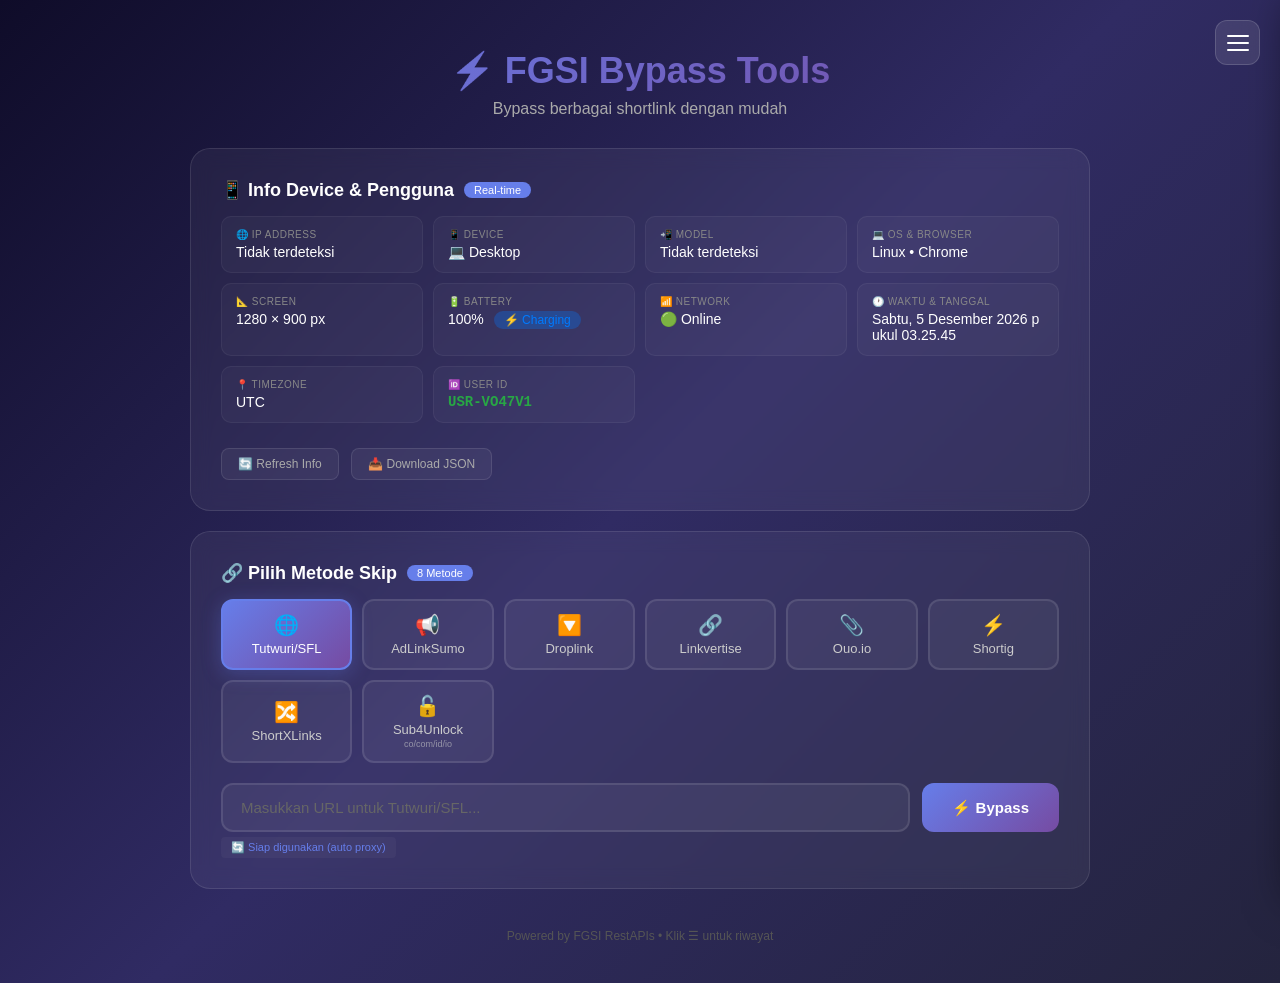
<file: index.html>
<!DOCTYPE html>
<html lang="id">
<head>
    <meta charset="UTF-8">
    <meta name="viewport" content="width=device-width, initial-scale=1.0">
    <title>FGSI Bypass Tools</title>
    <style>
        * {
            margin: 0;
            padding: 0;
            box-sizing: border-box;
        }

        body {
            font-family: -apple-system, BlinkMacSystemFont, 'Segoe UI', Roboto, Oxygen, Ubuntu, sans-serif;
            background: linear-gradient(135deg, #0f0c29, #302b63, #24243e);
            min-height: 100vh;
            padding: 20px;
        }

        .container {
            max-width: 900px;
            margin: 0 auto;
        }

        .header {
            text-align: center;
            color: white;
            padding: 30px 0;
            position: relative;
        }

        .header h1 {
            font-size: 36px;
            background: linear-gradient(135deg, #667eea, #764ba2);
            -webkit-background-clip: text;
            -webkit-text-fill-color: transparent;
        }

        .header p {
            color: #aaa;
            margin-top: 8px;
        }

        /* Hamburger */
        .hamburger {
            position: fixed;
            top: 20px;
            right: 20px;
            width: 45px;
            height: 45px;
            background: rgba(255, 255, 255, 0.1);
            backdrop-filter: blur(10px);
            border: 1px solid rgba(255, 255, 255, 0.15);
            border-radius: 12px;
            cursor: pointer;
            display: flex;
            flex-direction: column;
            justify-content: center;
            align-items: center;
            gap: 5px;
            z-index: 1001;
            transition: all 0.3s;
        }

        .hamburger:hover {
            background: rgba(102, 126, 234, 0.3);
            border-color: #667eea;
        }

        .hamburger span {
            display: block;
            width: 22px;
            height: 2px;
            background: white;
            border-radius: 2px;
            transition: all 0.3s;
        }

        .hamburger.active span:nth-child(1) {
            transform: rotate(45deg) translate(5px, 5px);
        }

        .hamburger.active span:nth-child(2) {
            opacity: 0;
        }

        .hamburger.active span:nth-child(3) {
            transform: rotate(-45deg) translate(5px, -5px);
        }

        /* Sidebar */
        .sidebar-overlay {
            position: fixed;
            top: 0;
            left: 0;
            width: 100%;
            height: 100%;
            background: rgba(0, 0, 0, 0.5);
            backdrop-filter: blur(4px);
            z-index: 999;
            opacity: 0;
            visibility: hidden;
            transition: all 0.3s;
        }

        .sidebar-overlay.active {
            opacity: 1;
            visibility: visible;
        }

        .sidebar {
            position: fixed;
            top: 0;
            right: -400px;
            width: 380px;
            max-width: 90vw;
            height: 100vh;
            background: linear-gradient(135deg, #1a1a2e, #16213e);
            border-left: 1px solid rgba(255, 255, 255, 0.1);
            z-index: 1000;
            transition: right 0.35s cubic-bezier(0.4, 0, 0.2, 1);
            display: flex;
            flex-direction: column;
            box-shadow: -10px 0 40px rgba(0, 0, 0, 0.5);
        }

        .sidebar.active {
            right: 0;
        }

        .sidebar-header {
            padding: 24px 20px 16px;
            border-bottom: 1px solid rgba(255, 255, 255, 0.08);
            display: flex;
            justify-content: space-between;
            align-items: center;
        }

        .sidebar-header h2 {
            color: white;
            font-size: 18px;
            display: flex;
            align-items: center;
            gap: 8px;
        }

        .sidebar-header .count {
            background: #667eea;
            color: white;
            font-size: 11px;
            padding: 2px 10px;
            border-radius: 12px;
            font-weight: 600;
        }

        .sidebar-clear {
            padding: 6px 14px;
            background: rgba(255, 0, 0, 0.15);
            color: #ff6b6b;
            border: 1px solid rgba(255, 0, 0, 0.2);
            border-radius: 8px;
            cursor: pointer;
            font-size: 11px;
            transition: all 0.2s;
        }

        .sidebar-clear:hover {
            background: rgba(255, 0, 0, 0.3);
        }

        /* SIDEBAR TABS */
        .sidebar-tabs {
            display: flex;
            gap: 4px;
            padding: 8px 12px;
            border-bottom: 1px solid rgba(255, 255, 255, 0.08);
        }

        .sidebar-tab {
            flex: 1;
            padding: 8px 10px;
            background: transparent;
            border: 1px solid transparent;
            border-radius: 8px;
            color: #888;
            cursor: pointer;
            font-size: 11px;
            font-weight: 500;
            transition: all 0.2s;
        }

        .sidebar-tab:hover {
            background: rgba(255, 255, 255, 0.05);
            color: #ccc;
        }

        .sidebar-tab.active {
            background: rgba(102, 126, 234, 0.2);
            border-color: rgba(102, 126, 234, 0.4);
            color: #8b9ef5;
        }

        .sidebar-body {
            flex: 1;
            overflow-y: auto;
            padding: 12px;
        }

        .history-item {
            background: rgba(255, 255, 255, 0.04);
            border: 1px solid rgba(255, 255, 255, 0.06);
            border-radius: 12px;
            padding: 14px;
            margin-bottom: 10px;
            transition: all 0.25s;
            position: relative;
        }

        .history-item:hover {
            background: rgba(102, 126, 234, 0.1);
            border-color: rgba(102, 126, 234, 0.3);
            transform: translateX(-3px);
        }

        .history-item-top {
            display: flex;
            justify-content: space-between;
            align-items: center;
            margin-bottom: 8px;
            gap: 8px;
        }

        .history-item-service {
            background: rgba(102, 126, 234, 0.25);
            color: #8b9ef5;
            padding: 2px 10px;
            border-radius: 10px;
            font-size: 10px;
            font-weight: 600;
            white-space: nowrap;
        }

        .history-item-time {
            color: #666;
            font-size: 10px;
            white-space: nowrap;
        }

        .history-item-url {
            color: #ccc;
            font-size: 12px;
            word-break: break-all;
            line-height: 1.5;
            margin-bottom: 10px;
        }

        .history-item-url a {
            color: #8b9ef5;
            text-decoration: none;
        }

        .history-item-url a:hover {
            text-decoration: underline;
        }

        .history-item-actions {
            display: flex;
            gap: 6px;
            flex-wrap: wrap;
        }

        .history-item-actions button,
        .history-item-actions a {
            padding: 5px 12px;
            background: rgba(255, 255, 255, 0.06);
            border: 1px solid rgba(255, 255, 255, 0.1);
            border-radius: 6px;
            color: #aaa;
            cursor: pointer;
            font-size: 11px;
            text-decoration: none;
            transition: all 0.2s;
        }

        .history-item-actions button:hover,
        .history-item-actions a:hover {
            background: rgba(102, 126, 234, 0.3);
            color: white;
            border-color: #667eea;
        }

        .history-item-delete {
            position: absolute;
            top: 10px;
            right: 10px;
            background: none;
            border: none;
            color: #ff6b6b;
            cursor: pointer;
            font-size: 16px;
            opacity: 0;
            transition: opacity 0.2s;
            width: 24px;
            height: 24px;
            display: flex;
            align-items: center;
            justify-content: center;
            border-radius: 6px;
        }

        .history-item:hover .history-item-delete {
            opacity: 1;
        }

        .history-item-delete:hover {
            background: rgba(255, 0, 0, 0.2);
        }

        .sidebar-empty {
            color: #555;
            text-align: center;
            padding: 60px 20px;
            font-size: 14px;
        }

        .sidebar-empty .icon {
            font-size: 48px;
            display: block;
            margin-bottom: 15px;
            opacity: 0.3;
        }

        .sidebar-footer {
            padding: 15px 20px;
            border-top: 1px solid rgba(255, 255, 255, 0.08);
            text-align: center;
            color: #555;
            font-size: 11px;
        }

        /* STATS */
        .stats-section {
            padding: 8px;
        }

        .stats-grid {
            display: grid;
            grid-template-columns: 1fr 1fr;
            gap: 8px;
            margin-bottom: 16px;
        }

        .stat-card {
            background: rgba(255, 255, 255, 0.04);
            border: 1px solid rgba(255, 255, 255, 0.08);
            border-radius: 10px;
            padding: 14px;
            text-align: center;
        }

        .stat-card .stat-value {
            font-size: 22px;
            font-weight: 700;
            color: #8b9ef5;
            line-height: 1;
        }

        .stat-card .stat-label {
            font-size: 10px;
            color: #888;
            text-transform: uppercase;
            letter-spacing: 0.5px;
            margin-top: 6px;
        }

        .stats-title {
            color: #aaa;
            font-size: 11px;
            text-transform: uppercase;
            letter-spacing: 0.5px;
            margin-bottom: 8px;
            padding: 0 4px;
        }

        .stats-bar-item {
            display: flex;
            align-items: center;
            gap: 8px;
            margin-bottom: 8px;
            padding: 0 4px;
        }

        .stats-bar-label {
            color: #ccc;
            font-size: 12px;
            min-width: 110px;
            white-space: nowrap;
            overflow: hidden;
            text-overflow: ellipsis;
        }

        .stats-bar-track {
            flex: 1;
            height: 6px;
            background: rgba(255, 255, 255, 0.06);
            border-radius: 3px;
            overflow: hidden;
        }

        .stats-bar-fill {
            height: 100%;
            background: linear-gradient(90deg, #667eea, #764ba2);
            border-radius: 3px;
            transition: width 0.5s;
        }

        .stats-bar-count {
            color: #8b9ef5;
            font-size: 11px;
            font-weight: 600;
            min-width: 30px;
            text-align: right;
        }

        /* Card */
        .card {
            background: rgba(255, 255, 255, 0.05);
            backdrop-filter: blur(10px);
            border-radius: 20px;
            padding: 30px;
            margin-bottom: 20px;
            border: 1px solid rgba(255, 255, 255, 0.1);
        }

        .card-title {
            color: white;
            font-size: 18px;
            font-weight: 600;
            margin-bottom: 15px;
            display: flex;
            align-items: center;
            gap: 10px;
        }

        .card-title .badge {
            background: #667eea;
            color: white;
            font-size: 11px;
            padding: 2px 10px;
            border-radius: 12px;
            font-weight: 500;
        }

        /* Service Grid */
        .service-grid {
            display: grid;
            grid-template-columns: repeat(auto-fill, minmax(130px, 1fr));
            gap: 10px;
            margin-bottom: 20px;
        }

        .service-btn {
            padding: 12px 10px;
            background: rgba(255, 255, 255, 0.05);
            border: 2px solid rgba(255, 255, 255, 0.1);
            border-radius: 12px;
            color: #ccc;
            cursor: pointer;
            transition: all 0.3s;
            font-size: 13px;
            font-weight: 500;
            text-align: center;
        }

        .service-btn:hover {
            background: rgba(102, 126, 234, 0.2);
            border-color: #667eea;
            transform: translateY(-2px);
        }

        .service-btn.active {
            background: linear-gradient(135deg, #667eea, #764ba2);
            border-color: #667eea;
            color: white;
            box-shadow: 0 4px 20px rgba(102, 126, 234, 0.3);
        }

        .service-btn .icon {
            display: block;
            font-size: 20px;
            margin-bottom: 4px;
        }

        .service-btn .sub {
            font-size: 9px;
            opacity: 0.6;
            display: block;
            margin-top: 2px;
        }

        /* Input */
        .input-group {
            display: flex;
            gap: 12px;
            margin-top: 10px;
        }

        .input-field {
            flex: 1;
            padding: 14px 18px;
            background: rgba(255, 255, 255, 0.05);
            border: 2px solid rgba(255, 255, 255, 0.1);
            border-radius: 12px;
            color: white;
            font-size: 15px;
            transition: border-color 0.3s;
        }

        .input-field::placeholder {
            color: #666;
        }

        .input-field:focus {
            outline: none;
            border-color: #667eea;
        }

        .btn-primary {
            padding: 14px 30px;
            background: linear-gradient(135deg, #667eea, #764ba2);
            color: white;
            border: none;
            border-radius: 12px;
            font-size: 15px;
            font-weight: 600;
            cursor: pointer;
            transition: all 0.3s;
            white-space: nowrap;
        }

        .btn-primary:hover {
            transform: scale(1.05);
            box-shadow: 0 4px 20px rgba(102, 126, 234, 0.4);
        }

        .btn-primary:disabled {
            opacity: 0.5;
            cursor: not-allowed;
            transform: none;
        }

        .btn-secondary {
            padding: 8px 18px;
            background: rgba(255, 255, 255, 0.1);
            color: white;
            border: 1px solid rgba(255, 255, 255, 0.2);
            border-radius: 8px;
            cursor: pointer;
            font-size: 13px;
            transition: all 0.2s;
            text-decoration: none;
            display: inline-block;
        }

        .btn-secondary:hover {
            background: rgba(255, 255, 255, 0.2);
        }

        .btn-success {
            background: #28a745;
            border-color: #28a745;
        }

        .btn-success:hover {
            background: #218838;
        }

        .btn-original {
            background: #6c757d;
            border-color: #6c757d;
        }

        .btn-original:hover {
            background: #5a6268;
        }

        .btn-download {
            background: #007bff;
            border-color: #007bff;
        }

        .btn-download:hover {
            background: #0069d9;
        }

        /* Result */
        #resultArea {
            margin-top: 20px;
            display: none;
        }

        .result-card {
            background: rgba(255, 255, 255, 0.05);
            border-radius: 12px;
            padding: 20px;
            border-left: 4px solid #28a745;
        }

        .result-header {
            display: flex;
            justify-content: space-between;
            align-items: center;
            margin-bottom: 12px;
            color: white;
        }

        .result-content {
            word-break: break-all;
            color: #ddd;
            font-size: 14px;
            margin-bottom: 15px;
            padding: 12px;
            background: rgba(0, 0, 0, 0.3);
            border-radius: 8px;
            font-family: monospace;
            max-height: 300px;
            overflow-y: auto;
        }

        .result-actions {
            display: flex;
            gap: 10px;
            flex-wrap: wrap;
        }

        .result-warning {
            border-left-color: #ffc107;
        }

        .result-error {
            border-left-color: #dc3545;
        }

        .result-error .result-header span {
            color: #dc3545;
        }

        /* Loading */
        #loading {
            display: none;
            text-align: center;
            padding: 30px 0;
        }

        .spinner {
            width: 40px;
            height: 40px;
            border: 4px solid rgba(255, 255, 255, 0.1);
            border-top: 4px solid #667eea;
            border-radius: 50%;
            animation: spin 1s linear infinite;
            margin: 0 auto 15px;
        }

        @keyframes spin {
            0% { transform: rotate(0deg); }
            100% { transform: rotate(360deg); }
        }

        #loading p {
            color: #aaa;
        }

        /* Auto Detect */
        .auto-detect {
            color: #667eea;
            font-size: 12px;
            margin-top: 8px;
            padding: 8px 14px;
            background: rgba(102, 126, 234, 0.1);
            border-radius: 8px;
            display: none;
        }

        .debug-info {
            color: #666;
            font-size: 11px;
            margin-top: 10px;
            padding: 8px 12px;
            background: rgba(0, 0, 0, 0.2);
            border-radius: 6px;
            word-break: break-all;
            display: none;
            max-height: 200px;
            overflow-y: auto;
        }

        .social-actions {
            margin-top: 10px;
            padding: 10px 12px;
            background: rgba(255, 255, 255, 0.05);
            border-radius: 8px;
            border: 1px solid rgba(255, 255, 255, 0.05);
            display: none;
        }

        .social-actions h4 {
            color: #aaa;
            font-size: 12px;
            margin-bottom: 8px;
        }

        .social-actions a {
            color: #667eea;
            text-decoration: none;
            font-size: 13px;
            display: inline-block;
            padding: 4px 12px;
            background: rgba(102, 126, 234, 0.15);
            border-radius: 6px;
            margin: 2px 4px 2px 0;
        }

        .social-actions a:hover {
            background: rgba(102, 126, 234, 0.3);
        }

        /* Device Info */
        .device-info-grid {
            display: grid;
            grid-template-columns: repeat(auto-fill, minmax(200px, 1fr));
            gap: 10px;
            margin: 15px 0;
        }

        .device-info-item {
            background: rgba(255, 255, 255, 0.03);
            border: 1px solid rgba(255, 255, 255, 0.05);
            border-radius: 10px;
            padding: 12px 14px;
        }

        .device-info-item .label {
            color: #888;
            font-size: 10px;
            text-transform: uppercase;
            letter-spacing: 0.5px;
        }

        .device-info-item .value {
            color: #fff;
            font-size: 14px;
            font-weight: 500;
            margin-top: 4px;
            word-break: break-all;
        }

        .device-info-item .value .battery-level {
            display: inline-block;
            padding: 2px 10px;
            border-radius: 12px;
            font-size: 12px;
            margin-left: 6px;
        }

        .battery-high {
            background: rgba(40, 167, 69, 0.3);
            color: #28a745;
        }

        .battery-medium {
            background: rgba(255, 193, 7, 0.3);
            color: #ffc107;
        }

        .battery-low {
            background: rgba(220, 53, 69, 0.3);
            color: #dc3545;
        }

        .battery-charging {
            background: rgba(0, 123, 255, 0.3);
            color: #007bff;
        }

        .device-info-refresh {
            padding: 8px 16px;
            background: rgba(255, 255, 255, 0.05);
            border: 1px solid rgba(255, 255, 255, 0.1);
            border-radius: 8px;
            color: #aaa;
            cursor: pointer;
            font-size: 12px;
            transition: all 0.3s;
            margin-top: 10px;
        }

        .device-info-refresh:hover {
            background: rgba(102, 126, 234, 0.2);
            border-color: #667eea;
            color: white;
        }

        .device-info-ip {
            color: #667eea;
            font-weight: 600;
        }

        .proxy-status {
            font-size: 11px;
            color: #888;
            margin-top: 5px;
            padding: 4px 10px;
            background: rgba(255, 255, 255, 0.03);
            border-radius: 4px;
            display: inline-block;
        }

        /* Scrollbar */
        ::-webkit-scrollbar {
            width: 6px;
        }

        ::-webkit-scrollbar-track {
            background: rgba(255, 255, 255, 0.05);
            border-radius: 10px;
        }

        ::-webkit-scrollbar-thumb {
            background: #667eea;
            border-radius: 10px;
        }

        /* Responsive */
        @media (max-width: 768px) {
            .card {
                padding: 20px;
            }

            .service-grid {
                grid-template-columns: repeat(auto-fill, minmax(100px, 1fr));
            }

            .input-group {
                flex-direction: column;
            }

            .btn-primary {
                width: 100%;
                justify-content: center;
            }

            .header h1 {
                font-size: 28px;
            }

            .device-info-grid {
                grid-template-columns: 1fr 1fr;
            }

            .hamburger {
                top: 15px;
                right: 15px;
                width: 40px;
                height: 40px;
            }

            .sidebar {
                width: 100vw;
                max-width: 100vw;
            }
        }

        @media (max-width: 480px) {
            .service-grid {
                grid-template-columns: repeat(3, 1fr);
            }

            .service-btn {
                font-size: 11px;
                padding: 10px 6px;
            }

            .service-btn .icon {
                font-size: 16px;
            }

            .device-info-grid {
                grid-template-columns: 1fr;
            }
        }
    </style>
</head>
<body>
    <!-- Hamburger -->
    <div class="hamburger" id="hamburgerBtn" title="Riwayat Bypass">
        <span></span>
        <span></span>
        <span></span>
    </div>

    <!-- Sidebar Overlay -->
    <div class="sidebar-overlay" id="sidebarOverlay"></div>

    <!-- Sidebar -->
    <div class="sidebar" id="sidebar">
        <div class="sidebar-header">
            <h2>📜 Riwayat <span class="count" id="historyCount">0</span></h2>
            <button class="sidebar-clear" id="clearHistoryBtn">🗑️ Hapus</button>
        </div>
        <div class="sidebar-tabs">
            <button class="sidebar-tab active" data-tab="local">📱 Saya</button>
            <button class="sidebar-tab" data-tab="global">🌍 Semua User</button>
            <button class="sidebar-tab" data-tab="stats">📊 Statistik</button>
        </div>
        <div class="sidebar-body" id="sidebarBody">
            <div class="sidebar-empty">
                <span class="icon">📭</span>
                Belum ada riwayat bypass
            </div>
        </div>
        <div class="sidebar-footer" id="sidebarFooter">
            Data tersimpan di browser kamu
        </div>
    </div>

    <div class="container">
        <div class="header">
            <h1>⚡ FGSI Bypass Tools</h1>
            <p>Bypass berbagai shortlink dengan mudah</p>
        </div>

        <!-- DEVICE INFO -->
        <div class="card">
            <div class="card-title">
                📱 Info Device & Pengguna
                <span class="badge">Real-time</span>
            </div>

            <div class="device-info-grid" id="deviceInfoGrid">
                <div class="device-info-item">
                    <div class="label">🌐 IP Address</div>
                    <div class="value" id="deviceIp">Loading...</div>
                </div>
                <div class="device-info-item">
                    <div class="label">📱 Device</div>
                    <div class="value" id="deviceName">Loading...</div>
                </div>
                <div class="device-info-item">
                    <div class="label">📲 Model</div>
                    <div class="value" id="deviceModel">Loading...</div>
                </div>
                <div class="device-info-item">
                    <div class="label">💻 OS & Browser</div>
                    <div class="value" id="deviceOsBrowser">Loading...</div>
                </div>
                <div class="device-info-item">
                    <div class="label">📐 Screen</div>
                    <div class="value" id="deviceScreen">Loading...</div>
                </div>
                <div class="device-info-item">
                    <div class="label">🔋 Battery</div>
                    <div class="value" id="deviceBattery">Loading...</div>
                </div>
                <div class="device-info-item">
                    <div class="label">📶 Network</div>
                    <div class="value" id="deviceNetwork">Loading...</div>
                </div>
                <div class="device-info-item">
                    <div class="label">🕐 Waktu & Tanggal</div>
                    <div class="value" id="deviceTime">Loading...</div>
                </div>
                <div class="device-info-item">
                    <div class="label">📍 Timezone</div>
                    <div class="value" id="deviceTimezone">Loading...</div>
                </div>
                <div class="device-info-item">
                    <div class="label">🆔 User ID</div>
                    <div class="value" id="deviceUserId">Loading...</div>
                </div>
            </div>

            <button class="device-info-refresh" id="refreshDeviceInfo">🔄 Refresh Info</button>
            <button class="device-info-refresh btn-download" id="downloadJsonBtn" style="margin-left:8px;">📥 Download JSON</button>
        </div>

        <!-- BYPASS -->
        <div class="card">
            <div class="card-title">
                🔗 Pilih Metode Skip
                <span class="badge">8 Metode</span>
            </div>

            <div class="service-grid" id="serviceGrid">
                <button class="service-btn active" data-service="tutwuri">
                    <span class="icon">🌐</span>
                    Tutwuri/SFL
                </button>
                <button class="service-btn" data-service="adlinksumo">
                    <span class="icon">📢</span>
                    AdLinkSumo
                </button>
                <button class="service-btn" data-service="droplink">
                    <span class="icon">🔽</span>
                    Droplink
                </button>
                <button class="service-btn" data-service="linkvertise">
                    <span class="icon">🔗</span>
                    Linkvertise
                </button>
                <button class="service-btn" data-service="ouo">
                    <span class="icon">📎</span>
                    Ouo.io
                </button>
                <button class="service-btn" data-service="shortig">
                    <span class="icon">⚡</span>
                    Shortig
                </button>
                <button class="service-btn" data-service="shortxlinks">
                    <span class="icon">🔀</span>
                    ShortXLinks
                </button>
                <button class="service-btn" data-service="sub4unlock">
                    <span class="icon">🔓</span>
                    Sub4Unlock
                    <span class="sub">co/com/id/io</span>
                </button>
            </div>

            <div class="input-group">
                <input type="url" id="urlInput" placeholder="Masukkan URL target (contoh: https://sfl.gl/xxxxx)" class="input-field">
                <button id="bypassBtn" class="btn-primary">⚡ Bypass</button>
            </div>

            <div id="autoDetect" class="auto-detect">
                🔍 Mendeteksi metode otomatis: <span id="detectedService"></span>
            </div>

            <div id="proxyStatus" class="proxy-status"></div>

            <div id="loading">
                <div class="spinner"></div>
                <p>Memproses bypass...</p>
            </div>

            <div id="resultArea">
                <div class="result-card">
                    <div class="result-header">
                        <span id="resultTitle">✅ Hasil Bypass</span>
                        <span id="resultService" style="font-size:12px;color:#667eea;"></span>
                    </div>
                    <div id="resultContent" class="result-content"></div>
                    <div id="socialActions" class="social-actions">
                        <h4>📢 Social Actions</h4>
                        <div id="socialActionsList"></div>
                    </div>
                    <div class="result-actions">
                        <button id="copyBtn" class="btn-secondary">📋 Copy</button>
                        <a id="resultLink" href="#" target="_blank" class="btn-secondary btn-success">🌍 Buka Link</a>
                        <button id="showOriginalBtn" class="btn-secondary btn-original" style="display:none;">📄 Lihat Original</button>
                    </div>
                    <div id="originalUrlDisplay" style="display:none;margin-top:10px;padding:10px;background:rgba(0,0,0,0.3);border-radius:8px;color:#888;font-size:12px;word-break:break-all;">
                        <strong>URL Original:</strong> <span id="originalUrlText"></span>
                    </div>
                    <div id="debugInfo" class="debug-info"></div>
                </div>
            </div>
        </div>

        <div style="text-align:center;color:#555;font-size:12px;padding:20px 0;">
            Powered by FGSI RestAPIs • Klik ☰ untuk riwayat
        </div>
    </div>

    <script>
        // ============================================================
        // KONFIGURASI API
        // ============================================================
        const API_CONFIG = {
            tutwuri: { name: 'Tutwuri/SFL', endpoint: 'https://fgsi.dpdns.org/api/tools/skip/tutwuri', apikey: 'fgsiapi-19ddf32a-6d', domains: ['sfl.gl', 'tutwuri.com', 'tutwuri.id', 'sf1.gl'] },
            adlinksumo: { name: 'AdLinkSumo', endpoint: 'https://fgsi.dpdns.org/api/tools/skip/adlinksumo', apikey: 'fgsiapi-19ddf32a-6d', domains: ['adlinksumo.com', 'kalimbachords.net'] },
            droplink: { name: 'Droplink', endpoint: 'https://fgsi.dpdns.org/api/tools/skip/droplink', apikey: 'fgsiapi-19ddf32a-6d', domains: ['droplink.co'] },
            linkvertise: { name: 'Linkvertise', endpoint: 'https://fgsi.dpdns.org/api/tools/skip/linkvertise', apikey: 'fgsiapi-19ddf32a-6d', domains: ['linkvertise.com'] },
            ouo: { name: 'Ouo.io', endpoint: 'https://fgsi.dpdns.org/api/tools/skip/ouo', apikey: 'fgsiapi-19ddf32a-6d', domains: ['ouo.io'] },
            shortig: { name: 'Shortig', endpoint: 'https://fgsi.dpdns.org/api/tools/skip/shortig', apikey: 'fgsiapi-19ddf32a-6d', domains: ['shortig.com'] },
            shortxlinks: { name: 'ShortXLinks', endpoint: 'https://fgsi.dpdns.org/api/tools/skip/shortxlinks', apikey: 'fgsiapi-19ddf32a-6d', domains: ['shortxlinks.in'] },
            sub4unlock: { name: 'Sub4Unlock', endpoint: 'https://fgsi.dpdns.org/api/tools/skip/sub4unlock', apikey: 'fgsiapi-19ddf32a-6d', domains: ['sub4unlock.com', 'sub4unlock.co', 'sub4unlock.id', 'sub4unlock.io'] }
        };

        // ============================================================
        // CORS PROXY
        // ============================================================
        const CORS_PROXIES = [
            { name: 'corsproxy.io', url: 'https://corsproxy.io/?url=' },
            { name: 'api.allorigins.win', url: 'https://api.allorigins.win/raw?url=' },
            { name: 'cors.lol', url: 'https://api.cors.lol/?url=' },
            { name: 'thingproxy', url: 'https://thingproxy.freeboard.io/fetch/' }
        ];

        let activeProxyIndex = 0;

        // ============================================================
        // STATE
        // ============================================================
        let currentService = 'tutwuri';
        let localHistory = JSON.parse(localStorage.getItem('fgsi_history') || '[]');
        let globalHistory = JSON.parse(localStorage.getItem('fgsi_global_history') || '[]');
        let currentTab = 'local';
        let currentUserId = localStorage.getItem('fgsi_user_id') || generateUserId();
        let lastOriginalUrl = '';
        let lastRawResponse = '';

        localStorage.setItem('fgsi_user_id', currentUserId);

        // ============================================================
        // GENERATE USER ID
        // ============================================================
        function generateUserId() {
            const raw = navigator.userAgent + navigator.language + Date.now() + Math.random();
            let hash = 0;
            for (let i = 0; i < raw.length; i++) {
                hash = ((hash << 5) - hash) + raw.charCodeAt(i);
                hash = hash & hash;
            }
            return `USR-${Math.abs(hash).toString(36).toUpperCase().substring(0, 8)}`;
        }

        // ============================================================
        // DOM
        // ============================================================
        const urlInput = document.getElementById('urlInput');
        const bypassBtn = document.getElementById('bypassBtn');
        const resultArea = document.getElementById('resultArea');
        const resultContent = document.getElementById('resultContent');
        const resultLink = document.getElementById('resultLink');
        const resultTitle = document.getElementById('resultTitle');
        const resultService = document.getElementById('resultService');
        const copyBtn = document.getElementById('copyBtn');
        const loading = document.getElementById('loading');
        const showOriginalBtn = document.getElementById('showOriginalBtn');
        const originalUrlDisplay = document.getElementById('originalUrlDisplay');
        const originalUrlText = document.getElementById('originalUrlText');
        const autoDetect = document.getElementById('autoDetect');
        const detectedService = document.getElementById('detectedService');
        const debugInfo = document.getElementById('debugInfo');
        const socialActions = document.getElementById('socialActions');
        const socialActionsList = document.getElementById('socialActionsList');
        const refreshDeviceBtn = document.getElementById('refreshDeviceInfo');
        const downloadJsonBtn = document.getElementById('downloadJsonBtn');
        const proxyStatus = document.getElementById('proxyStatus');

        const hamburgerBtn = document.getElementById('hamburgerBtn');
        const sidebar = document.getElementById('sidebar');
        const sidebarOverlay = document.getElementById('sidebarOverlay');
        const sidebarBody = document.getElementById('sidebarBody');
        const historyCount = document.getElementById('historyCount');
        const clearHistoryBtn = document.getElementById('clearHistoryBtn');
        const sidebarFooter = document.getElementById('sidebarFooter');

        // ============================================================
        // SIDEBAR TABS
        // ============================================================
        document.querySelectorAll('.sidebar-tab').forEach(tab => {
            tab.addEventListener('click', function() {
                document.querySelectorAll('.sidebar-tab').forEach(t => t.classList.remove('active'));
                this.classList.add('active');
                currentTab = this.dataset.tab;
                renderSidebarHistory();
            });
        });

        // ============================================================
        // SIDEBAR
        // ============================================================
        function openSidebar() {
            sidebar.classList.add('active');
            sidebarOverlay.classList.add('active');
            hamburgerBtn.classList.add('active');
            renderSidebarHistory();
        }

        function closeSidebar() {
            sidebar.classList.remove('active');
            sidebarOverlay.classList.remove('active');
            hamburgerBtn.classList.remove('active');
        }

        hamburgerBtn.addEventListener('click', function() {
            if (sidebar.classList.contains('active')) closeSidebar();
            else openSidebar();
        });

        sidebarOverlay.addEventListener('click', closeSidebar);

        // ============================================================
        // RENDER SIDEBAR
        // ============================================================
        function renderSidebarHistory() {
            if (currentTab === 'local') {
                renderLocalHistory();
            } else if (currentTab === 'global') {
                renderGlobalHistory();
            } else if (currentTab === 'stats') {
                renderStats();
            }
        }

        // --- LOCAL ---
        function renderLocalHistory() {
            historyCount.textContent = localHistory.length;
            sidebarFooter.textContent = `📱 ${localHistory.length} riwayat di perangkat ini`;
            
            if (localHistory.length === 0) {
                sidebarBody.innerHTML = `
                    <div class="sidebar-empty">
                        <span class="icon">📭</span>
                        Belum ada riwayat bypass
                    </div>
                `;
                return;
            }

            sidebarBody.innerHTML = '';
            
            localHistory.forEach((item, index) => {
                const div = document.createElement('div');
                div.className = 'history-item';
                
                const shortLink = item.short && item.short !== '#' ? item.short : '#';
                const displayUrl = item.original.length > 60 
                    ? item.original.substring(0, 60) + '...' 
                    : item.original;
                
                div.innerHTML = `
                    <button class="history-item-delete" onclick="deleteLocalHistory(${index})" title="Hapus">×</button>
                    <div class="history-item-top">
                        <span class="history-item-service">${item.service}</span>
                        <span class="history-item-time">${item.timestamp || ''}</span>
                    </div>
                    <div class="history-item-url">
                        <a href="${shortLink}" target="_blank" title="${item.original}">${displayUrl}</a>
                    </div>
                    <div class="history-item-actions">
                        <button onclick="copyHistory('${shortLink.replace(/'/g, "\\'")}')">📋 Copy</button>
                        <a href="${shortLink}" target="_blank">🌍 Buka</a>
                    </div>
                `;
                sidebarBody.appendChild(div);
            });
        }

        // --- GLOBAL ---
        function renderGlobalHistory() {
            historyCount.textContent = globalHistory.length;
            sidebarFooter.textContent = `🌍 ${globalHistory.length} bypass dari semua user`;
            
            if (globalHistory.length === 0) {
                sidebarBody.innerHTML = `
                    <div class="sidebar-empty">
                        <span class="icon">🌍</span>
                        Belum ada riwayat global
                    </div>
                `;
                return;
            }

            sidebarBody.innerHTML = '';
            
            globalHistory.slice(0, 50).forEach((item) => {
                const div = document.createElement('div');
                div.className = 'history-item';
                
                const shortLink = item.short && item.short !== '#' ? item.short : '#';
                const displayUrl = item.original.length > 55 
                    ? item.original.substring(0, 55) + '...' 
                    : item.original;
                const displayUser = item.user_id || 'Anonymous';
                const displayDevice = item.device || 'Unknown';
                
                div.innerHTML = `
                    <div class="history-item-top">
                        <span class="history-item-service">${item.service}</span>
                        <span class="history-item-time">${item.timestamp || ''}</span>
                    </div>
                    <div class="history-item-url">
                        <a href="${shortLink}" target="_blank" title="${item.original}">${displayUrl}</a>
                    </div>
                    <div style="display:flex;gap:6px;flex-wrap:wrap;margin-top:6px;">
                        <span style="font-size:10px;color:#666;background:rgba(255,255,255,0.04);padding:2px 8px;border-radius:6px;">🆔 ${displayUser}</span>
                        <span style="font-size:10px;color:#666;background:rgba(255,255,255,0.04);padding:2px 8px;border-radius:6px;">📱 ${displayDevice}</span>
                    </div>
                    <div class="history-item-actions" style="margin-top:8px;">
                        <button onclick="copyHistory('${shortLink.replace(/'/g, "\\'")}')">📋 Copy</button>
                        <a href="${shortLink}" target="_blank">🌍 Buka</a>
                    </div>
                `;
                sidebarBody.appendChild(div);
            });
        }

        // --- STATS ---
        function renderStats() {
            historyCount.textContent = localHistory.length + globalHistory.length;
            
            const allBypass = [...localHistory, ...globalHistory];
            const totalBypass = allBypass.length;
            const uniqueUsers = new Set(allBypass.map(b => b.user_id).filter(Boolean)).size;
            const totalServices = new Set(allBypass.map(b => b.service)).size;
            
            const serviceCount = {};
            allBypass.forEach(b => {
                serviceCount[b.service] = (serviceCount[b.service] || 0) + 1;
            });
            const sortedServices = Object.entries(serviceCount).sort((a, b) => b[1] - a[1]);
            
            const deviceCount = {};
            allBypass.forEach(b => {
                const d = b.device || 'Unknown';
                deviceCount[d] = (deviceCount[d] || 0) + 1;
            });
            const sortedDevices = Object.entries(deviceCount).sort((a, b) => b[1] - a[1]);
            
            const maxServiceCount = sortedServices[0]?.[1] || 1;
            const maxDeviceCount = sortedDevices[0]?.[1] || 1;
            
            sidebarBody.innerHTML = `
                <div class="stats-section">
                    <div class="stats-grid">
                        <div class="stat-card">
                            <div class="stat-value">${totalBypass}</div>
                            <div class="stat-label">Total Bypass</div>
                        </div>
                        <div class="stat-card">
                            <div class="stat-value">${uniqueUsers}</div>
                            <div class="stat-label">Unique Users</div>
                        </div>
                        <div class="stat-card">
                            <div class="stat-value">${totalServices}</div>
                            <div class="stat-label">Services</div>
                        </div>
                        <div class="stat-card">
                            <div class="stat-value">${localHistory.length}</div>
                            <div class="stat-label">Riwayat Saya</div>
                        </div>
                    </div>
                    
                    ${sortedServices.length > 0 ? `
                        <div class="stats-title">🔗 Bypass by Service</div>
                        ${sortedServices.map(([name, count]) => `
                            <div class="stats-bar-item">
                                <span class="stats-bar-label">${name}</span>
                                <div class="stats-bar-track">
                                    <div class="stats-bar-fill" style="width:${(count/maxServiceCount*100).toFixed(0)}%"></div>
                                </div>
                                <span class="stats-bar-count">${count}</span>
                            </div>
                        `).join('')}
                    ` : ''}
                    
                    ${sortedDevices.length > 0 ? `
                        <div class="stats-title" style="margin-top:16px;">📱 Bypass by Device</div>
                        ${sortedDevices.map(([name, count]) => `
                            <div class="stats-bar-item">
                                <span class="stats-bar-label">${name}</span>
                                <div class="stats-bar-track">
                                    <div class="stats-bar-fill" style="width:${(count/maxDeviceCount*100).toFixed(0)}%"></div>
                                </div>
                                <span class="stats-bar-count">${count}</span>
                            </div>
                        `).join('')}
                    ` : ''}
                </div>
            `;
            
            sidebarFooter.textContent = '📊 Statistik real-time';
        }

        // ============================================================
        // COPY HISTORY
        // ============================================================
        window.copyHistory = function(text) {
            if (!text || text === '#') {
                alert('Tidak ada link untuk disalin!');
                return;
            }
            
            navigator.clipboard.writeText(text).then(() => {
                const toast = document.createElement('div');
                toast.textContent = '✅ Link disalin!';
                toast.style.cssText = `
                    position: fixed; bottom: 30px; left: 50%; transform: translateX(-50%);
                    background: #28a745; color: white; padding: 10px 24px; border-radius: 10px;
                    font-size: 14px; font-weight: 500; z-index: 9999;
                    box-shadow: 0 4px 20px rgba(40, 167, 69, 0.4);
                `;
                document.body.appendChild(toast);
                setTimeout(() => toast.remove(), 2000);
            }).catch(() => alert('Gagal menyalin link'));
        };

        // ============================================================
        // DELETE LOCAL
        // ============================================================
        window.deleteLocalHistory = function(index) {
            localHistory.splice(index, 1);
            localStorage.setItem('fgsi_history', JSON.stringify(localHistory));
            renderSidebarHistory();
        };

        clearHistoryBtn.addEventListener('click', function() {
            if (currentTab === 'local') {
                if (localHistory.length === 0) {
                    alert('Riwayat sudah kosong!');
                    return;
                }
                if (confirm('⚠️ Yakin ingin menghapus semua riwayat lokal?')) {
                    localHistory = [];
                    localStorage.setItem('fgsi_history', JSON.stringify(localHistory));
                    renderSidebarHistory();
                }
            } else if (currentTab === 'global') {
                if (globalHistory.length === 0) {
                    alert('Riwayat global sudah kosong!');
                    return;
                }
                if (confirm('⚠️ Yakin ingin menghapus cache riwayat global?')) {
                    globalHistory = [];
                    localStorage.setItem('fgsi_global_history', JSON.stringify(globalHistory));
                    renderSidebarHistory();
                }
            } else {
                alert('Statistik tidak bisa dihapus');
            }
        });

        // ============================================================
        // FETCH WITH PROXY
        // ============================================================
        async function fetchWithProxy(apiUrl) {
            try {
                const directRes = await fetch(apiUrl, { mode: 'cors' });
                if (directRes.ok) {
                    proxyStatus.textContent = '✅ Direct connection';
                    proxyStatus.style.color = '#28a745';
                    return directRes;
                }
            } catch (e) {
                console.log('Direct fetch failed, trying proxies...');
            }

            for (let i = 0; i < CORS_PROXIES.length; i++) {
                const idx = (activeProxyIndex + i) % CORS_PROXIES.length;
                const proxy = CORS_PROXIES[idx];
                const proxyUrl = proxy.url + encodeURIComponent(apiUrl);
                
                try {
                    console.log(`🔄 Trying proxy: ${proxy.name}`);
                    const res = await fetch(proxyUrl, { mode: 'cors' });
                    
                    if (res.ok) {
                        activeProxyIndex = idx;
                        proxyStatus.textContent = `✅ Connected via ${proxy.name}`;
                        proxyStatus.style.color = '#28a745';
                        return res;
                    }
                } catch (e) {
                    console.log(`❌ Proxy ${proxy.name} failed:`, e.message);
                }
            }

            proxyStatus.textContent = '❌ Semua proxy gagal';
            proxyStatus.style.color = '#dc3545';
            throw new Error('Tidak dapat terhubung ke server. Coba lagi nanti.');
        }

        // ============================================================
        // DEVICE INFO
        // ============================================================
        function detectDeviceModel(ua) {
            const iPhoneMatch = ua.match(/iPhone(?:\d+,\d+)?/);
            if (iPhoneMatch) return 'iPhone';
            if (/iPad/.test(ua)) return 'iPad';
            const samsungMatch = ua.match(/SM-[A-Z0-9]+/);
            if (samsungMatch) return `Samsung ${samsungMatch[0]}`;
            const xiaomiMatch = ua.match(/(?:Mi|Redmi|POCO)\s?[A-Za-z0-9\s]+/i);
            if (xiaomiMatch) return xiaomiMatch[0].trim();
            const huaweiMatch = ua.match(/(?:HUAWEI|Huawei)\s?[A-Za-z0-9\s]+/);
            if (huaweiMatch) return huaweiMatch[0].trim();
            const oppoMatch = ua.match(/OPPO\s?[A-Za-z0-9\s]+/i);
            if (oppoMatch) return oppoMatch[0].trim();
            const vivoMatch = ua.match(/vivo\s?[A-Za-z0-9\s]+/i);
            if (vivoMatch) return vivoMatch[0].trim();
            const realmeMatch = ua.match(/realme\s?[A-Za-z0-9\s]+/i);
            if (realmeMatch) return realmeMatch[0].trim();
            const oneplusMatch = ua.match(/(?:ONEPLUS|OnePlus)\s?[A-Za-z0-9\s]+/i);
            if (oneplusMatch) return oneplusMatch[0].trim();
            const pixelMatch = ua.match(/Pixel\s?[A-Za-z0-9\s]+/i);
            if (pixelMatch) return pixelMatch[0].trim();
            const infinixMatch = ua.match(/Infinix\s?[A-Za-z0-9\s]+/i);
            if (infinixMatch) return infinixMatch[0].trim();
            const tecnoMatch = ua.match(/TECNO\s?[A-Za-z0-9\s]+/i);
            if (tecnoMatch) return tecnoMatch[0].trim();
            const buildMatch = ua.match(/Build\/[^;)]+/);
            if (buildMatch) return buildMatch[0].replace('Build/', '');
            return 'Tidak terdeteksi';
        }

        async function getDeviceInfo() {
            const info = {};
            const ua = navigator.userAgent;

            try {
                const ipRes = await fetch('https://api.ipify.org?format=json');
                const ipData = await ipRes.json();
                info.ip = ipData.ip;
            } catch {
                info.ip = 'Tidak terdeteksi';
            }

            if (/Mobi|Android|iPhone|iPad|iPod/i.test(ua)) {
                info.device = '📱 Mobile';
            } else if (/Tablet|iPad/i.test(ua)) {
                info.device = '📱 Tablet';
            } else {
                info.device = '💻 Desktop';
            }

            info.model = detectDeviceModel(ua);

            let os = 'Unknown';
            if (ua.includes('Windows')) os = 'Windows';
            else if (ua.includes('Mac')) os = 'macOS';
            else if (ua.includes('Linux')) os = 'Linux';
            else if (ua.includes('Android')) os = 'Android';
            else if (ua.includes('iOS') || ua.includes('iPhone') || ua.includes('iPad')) os = 'iOS';

            let browser = 'Unknown';
            if (ua.includes('Chrome') && !ua.includes('Edg')) browser = 'Chrome';
            else if (ua.includes('Firefox')) browser = 'Firefox';
            else if (ua.includes('Safari') && !ua.includes('Chrome')) browser = 'Safari';
            else if (ua.includes('Edg')) browser = 'Edge';
            else if (ua.includes('Opera')) browser = 'Opera';

            info.osBrowser = `${os} • ${browser}`;
            info.screen = `${window.screen.width} × ${window.screen.height} px`;

            if (navigator.getBattery) {
                try {
                    const battery = await navigator.getBattery();
                    const level = Math.round(battery.level * 100);
                    info.battery = `${level}%`;
                    info.batteryLevel = level;
                    info.batteryCharging = battery.charging;
                } catch {
                    info.battery = 'Tidak tersedia';
                    info.batteryLevel = -1;
                    info.batteryCharging = false;
                }
            } else {
                info.battery = 'Tidak didukung';
                info.batteryLevel = -1;
                info.batteryCharging = false;
            }

            info.network = navigator.onLine ? '🟢 Online' : '🔴 Offline';

            const now = new Date();
            info.time = now.toLocaleString('id-ID', {
                weekday: 'long', day: 'numeric', month: 'long', year: 'numeric',
                hour: '2-digit', minute: '2-digit', second: '2-digit'
            });

            info.timezone = Intl.DateTimeFormat().resolvedOptions().timeZone;

            return info;
        }

        function updateDeviceInfoUI(info) {
            document.getElementById('deviceIp').textContent = info.ip || 'Loading...';
            document.getElementById('deviceName').textContent = info.device || 'Loading...';
            document.getElementById('deviceModel').textContent = info.model || 'Loading...';
            document.getElementById('deviceOsBrowser').textContent = info.osBrowser || 'Loading...';
            document.getElementById('deviceScreen').textContent = info.screen || 'Loading...';
            document.getElementById('deviceNetwork').textContent = info.network || 'Loading...';
            document.getElementById('deviceTime').textContent = info.time || 'Loading...';
            document.getElementById('deviceTimezone').textContent = info.timezone || 'Loading...';
            document.getElementById('deviceUserId').textContent = currentUserId || 'Loading...';
            document.getElementById('deviceUserId').style.color = '#28a745';
            document.getElementById('deviceUserId').style.fontWeight = '700';
            document.getElementById('deviceUserId').style.fontFamily = 'monospace';

            const batteryEl = document.getElementById('deviceBattery');
            if (info.batteryLevel >= 0) {
                let statusClass = 'battery-medium';
                if (info.batteryLevel > 60) statusClass = 'battery-high';
                else if (info.batteryLevel < 30) statusClass = 'battery-low';
                if (info.batteryCharging) statusClass = 'battery-charging';
                
                batteryEl.innerHTML = `
                    ${info.battery}
                    <span class="battery-level ${statusClass}">${info.batteryCharging ? '⚡ Charging' : ''}</span>
                `;
            } else {
                batteryEl.textContent = info.battery || 'Tidak tersedia';
            }

            const ipEl = document.getElementById('deviceIp');
            if (info.ip && info.ip !== 'Tidak terdeteksi') {
                ipEl.className = 'value device-info-ip';
            }
        }

        async function loadDeviceInfo() {
            const info = await getDeviceInfo();
            updateDeviceInfoUI(info);
            return info;
        }

        // ============================================================
        // SERVICE SELECTOR
        // ============================================================
        document.querySelectorAll('.service-btn').forEach(btn => {
            btn.addEventListener('click', function() {
                document.querySelectorAll('.service-btn').forEach(b => b.classList.remove('active'));
                this.classList.add('active');
                currentService = this.dataset.service;
                urlInput.placeholder = `Masukkan URL untuk ${API_CONFIG[currentService].name}...`;
                resultArea.style.display = 'none';
                autoDetect.style.display = 'none';
            });
        });

        // ============================================================
        // AUTO DETECT
        // ============================================================
        function detectService(url) {
            try {
                const urlObj = new URL(url);
                const hostname = urlObj.hostname.toLowerCase();
                
                for (const [key, config] of Object.entries(API_CONFIG)) {
                    for (const domain of config.domains) {
                        if (hostname.includes(domain) || domain.includes(hostname)) {
                            return key;
                        }
                    }
                }
                return null;
            } catch {
                return null;
            }
        }

        urlInput.addEventListener('input', function() {
            const url = this.value.trim();
            if (url) {
                const detected = detectService(url);
                if (detected) {
                    autoDetect.style.display = 'block';
                    const isActive = detected === currentService;
                    detectedService.textContent = API_CONFIG[detected].name + (isActive ? ' ✅' : '');
                    detectedService.style.color = isActive ? '#28a745' : '#ffc107';
                } else {
                    autoDetect.style.display = 'none';
                }
            } else {
                autoDetect.style.display = 'none';
            }
        });

        // ============================================================
        // BYPASS
        // ============================================================
        async function bypassUrl() {
            const url = urlInput.value.trim();
            if (!url) {
                alert('⚠️ Silakan masukkan URL terlebih dahulu!');
                return;
            }

            try {
                new URL(url);
            } catch {
                alert('⚠️ URL tidak valid! Pastikan diawali dengan http:// atau https://');
                return;
            }

            const detected = detectService(url);
            let serviceToUse = currentService;
            if (detected && API_CONFIG[detected]) {
                serviceToUse = detected;
                document.querySelectorAll('.service-btn').forEach(b => {
                    b.classList.toggle('active', b.dataset.service === detected);
                });
            }

            loading.style.display = 'block';
            resultArea.style.display = 'none';
            bypassBtn.disabled = true;
            debugInfo.style.display = 'none';
            socialActions.style.display = 'none';
            proxyStatus.textContent = '';

            try {
                const config = API_CONFIG[serviceToUse];
                if (!config) throw new Error('Service tidak ditemukan');

                const apiUrl = `${config.endpoint}?apikey=${config.apikey}&url=${encodeURIComponent(url)}`;
                
                console.log(`📡 [${config.name}] Request ke:`, apiUrl);
                
                const response = await fetchWithProxy(apiUrl);
                const data = await response.json();
                console.log('📦 Response:', data);
                lastRawResponse = JSON.stringify(data, null, 2);

                if (data.status === false) {
                    throw new Error(data.message || data.data?.message || 'Gagal bypass link!');
                }

                displayResult(data, url, config.name);
                saveHistory(url, data, config.name);

            } catch (error) {
                console.error('❌ Error:', error);
                showError(error.message);
            } finally {
                loading.style.display = 'none';
                bypassBtn.disabled = false;
            }
        }

        // ============================================================
        // SHOW ERROR
        // ============================================================
        function showError(message) {
            resultArea.style.display = 'block';
            const card = document.querySelector('.result-card');
            card.classList.remove('result-warning');
            card.classList.add('result-error');
            
            resultTitle.textContent = '❌ Error';
            resultTitle.style.color = '#dc3545';
            resultService.textContent = '';
            resultContent.textContent = message;
            resultLink.style.display = 'none';
            showOriginalBtn.style.display = 'none';
            originalUrlDisplay.style.display = 'none';
            copyBtn.textContent = '📋 Copy Error';
            socialActions.style.display = 'none';
            
            setTimeout(() => {
                card.classList.remove('result-error');
                copyBtn.textContent = '📋 Copy';
                resultTitle.style.color = '#28a745';
            }, 5000);
        }

        // ============================================================
        // DISPLAY RESULT
        // ============================================================
        function displayResult(data, originalUrl, serviceName) {
            resultArea.style.display = 'block';
            const card = document.querySelector('.result-card');
            card.classList.remove('result-error', 'result-warning');
            
            let shortUrl = '#';
            let resultText = '';
            let originalLink = originalUrl;

            console.log('📦 Full Response:', JSON.stringify(data, null, 2));

            socialActions.style.display = 'none';
            socialActionsList.innerHTML = '';

            if (data && data.status === true) {
                if (data.data) {
                    const urlKeys = ['url', 'link', 'result', 'short_url', 'shortUrl', 'bypass', 'destination', 'target', 'location', 'linkGo'];
                    let found = false;
                    for (const key of urlKeys) {
                        if (data.data[key]) {
                            shortUrl = data.data[key];
                            resultText = data.data[key];
                            found = true;
                            break;
                        }
                    }
                    if (!found) {
                        if (typeof data.data === 'string' && data.data.startsWith('http')) {
                            shortUrl = data.data;
                            resultText = data.data;
                        } else {
                            const jsonStr = JSON.stringify(data.data, null, 2);
                            resultText = jsonStr;
                            shortUrl = '#';
                            
                            const linkGoMatch = jsonStr.match(/"linkGo":\s*"([^"]+)"/);
                            if (linkGoMatch && linkGoMatch[1]) {
                                shortUrl = linkGoMatch[1];
                                resultText = linkGoMatch[1];
                            }
                            
                            if (data.data.socialActions && Array.isArray(data.data.socialActions)) {
                                showSocialActions(data.data.socialActions);
                            }
                        }
                    } else {
                        if (data.data.socialActions && Array.isArray(data.data.socialActions)) {
                            showSocialActions(data.data.socialActions);
                        }
                    }
                    if (data.data.original) {
                        originalLink = data.data.original;
                    }
                } else if (data.linkGo) {
                    shortUrl = data.linkGo;
                    resultText = data.linkGo;
                } else if (data.url) {
                    shortUrl = data.url;
                    resultText = data.url;
                } else if (data.result) {
                    shortUrl = data.result;
                    resultText = data.result;
                } else {
                    resultText = JSON.stringify(data, null, 2);
                    shortUrl = '#';
                }
            } else if (typeof data === 'string') {
                resultText = data;
                shortUrl = data;
            } else if (data.linkGo) {
                shortUrl = data.linkGo;
                resultText = data.linkGo;
            } else if (data.short_url || data.shortUrl) {
                shortUrl = data.short_url || data.shortUrl;
                resultText = shortUrl;
            } else if (data.result) {
                resultText = data.result;
                shortUrl = data.result;
            } else if (data.url) {
                shortUrl = data.url;
                resultText = data.url;
            } else {
                resultText = JSON.stringify(data, null, 2);
                shortUrl = '#';
            }

            if (shortUrl && !shortUrl.startsWith('http') && shortUrl !== '#' && shortUrl !== '' && shortUrl !== 'null') {
                shortUrl = 'https://' + shortUrl;
            }

            const isValidUrl = shortUrl && shortUrl !== '#' && shortUrl !== '' && shortUrl !== 'null' && shortUrl.startsWith('http');
            
            if (!isValidUrl) {
                resultContent.textContent = '⚠️ Tidak ada URL hasil yang ditemukan.\n\nResponse:\n' + resultText;
                resultLink.style.display = 'none';
                resultTitle.textContent = '⚠️ Perlu Diperiksa';
                resultTitle.style.color = '#ffc107';
                card.classList.add('result-warning');
                
                debugInfo.textContent = 'Raw Response: ' + JSON.stringify(data, null, 2);
                debugInfo.style.display = 'block';
            } else {
                resultContent.textContent = resultText;
                resultLink.href = shortUrl;
                resultLink.target = '_blank';
                resultLink.style.display = 'inline-block';
                resultTitle.textContent = '✅ Hasil Bypass';
                resultTitle.style.color = '#28a745';
                debugInfo.style.display = 'none';
            }
            
            resultService.textContent = `via ${serviceName}`;
            
            if (originalLink && originalLink !== shortUrl && originalLink !== '#' && originalLink !== '') {
                showOriginalBtn.style.display = 'inline-block';
                originalUrlText.textContent = originalLink;
            } else {
                showOriginalBtn.style.display = 'none';
                originalUrlDisplay.style.display = 'none';
            }
        }

        // ============================================================
        // SOCIAL ACTIONS
        // ============================================================
        function showSocialActions(actions) {
            if (!actions || actions.length === 0) return;
            
            socialActions.style.display = 'block';
            socialActionsList.innerHTML = '';
            
            actions.forEach(action => {
                if (action.url) {
                    const icon = action.icon || '🔗';
                    const type = action.type || 'Link';
                    const a = document.createElement('a');
                    a.href = action.url;
                    a.target = '_blank';
                    a.textContent = `${icon} ${type}`;
                    socialActionsList.appendChild(a);
                }
            });
        }

        // ============================================================
        // SHOW ORIGINAL
        // ============================================================
        showOriginalBtn.addEventListener('click', function() {
            if (originalUrlDisplay.style.display === 'none') {
                originalUrlDisplay.style.display = 'block';
                showOriginalBtn.textContent = '🙈 Sembunyikan Original';
            } else {
                originalUrlDisplay.style.display = 'none';
                showOriginalBtn.textContent = '📄 Lihat Original';
            }
        });

        // ============================================================
        // SAVE HISTORY (LOCAL + GLOBAL + JSON)
        // ============================================================
        function saveHistory(originalUrl, data, serviceName) {
            let shortUrl = '#';
            
            if (data && data.status === true && data.data) {
                const urlKeys = ['url', 'link', 'result', 'short_url', 'shortUrl', 'bypass', 'destination', 'target', 'linkGo'];
                for (const key of urlKeys) {
                    if (data.data[key]) {
                        shortUrl = data.data[key];
                        break;
                    }
                }
                if (shortUrl === '#' && typeof data.data === 'string' && data.data.startsWith('http')) {
                    shortUrl = data.data;
                }
                if (shortUrl === '#') {
                    const jsonStr = JSON.stringify(data.data);
                    const match = jsonStr.match(/"linkGo":\s*"([^"]+)"/);
                    if (match && match[1]) {
                        shortUrl = match[1];
                    }
                }
            } else if (data && data.url) {
                shortUrl = data.url;
            } else if (typeof data === 'string') {
                shortUrl = data;
            } else if (data.short_url || data.shortUrl) {
                shortUrl = data.short_url || data.shortUrl;
            } else if (data.result) {
                shortUrl = data.result;
            } else if (data.url) {
                shortUrl = data.url;
            }

            if (shortUrl && !shortUrl.startsWith('http') && shortUrl !== '#' && shortUrl !== '') {
                shortUrl = 'https://' + shortUrl;
            }

            const ua = navigator.userAgent;
            let deviceType = 'Desktop';
            if (/Mobi|Android|iPhone/i.test(ua)) deviceType = 'Mobile';
            else if (/Tablet|iPad/i.test(ua)) deviceType = 'Tablet';

            const entry = {
                id: `BP-${Date.now().toString(36).toUpperCase()}`,
                user_id: currentUserId,
                original: originalUrl,
                short: shortUrl,
                service: serviceName,
                device: deviceType,
                model: detectDeviceModel(ua),
                timestamp: new Date().toLocaleString('id-ID'),
                iso_time: new Date().toISOString()
            };

            localHistory.unshift(entry);
            if (localHistory.length > 50) localHistory = localHistory.slice(0, 50);
            localStorage.setItem('fgsi_history', JSON.stringify(localHistory));

            globalHistory.unshift(entry);
            if (globalHistory.length > 200) globalHistory = globalHistory.slice(0, 200);
            localStorage.setItem('fgsi_global_history', JSON.stringify(globalHistory));

            updateJSONExport();
            renderSidebarHistory();
        }

        // ============================================================
        // JSON EXPORT
        // ============================================================
        function updateJSONExport() {
            const allBypass = [...localHistory, ...globalHistory];
            
            const byService = {};
            const byDevice = {};
            const byDay = {};
            
            allBypass.forEach(b => {
                byService[b.service] = (byService[b.service] || 0) + 1;
                byDevice[b.device] = (byDevice[b.device] || 0) + 1;
                
                if (b.iso_time) {
                    const day = b.iso_time.split('T')[0];
                    byDay[day] = (byDay[day] || 0) + 1;
                }
            });
            
            const uniqueUsers = new Set(allBypass.map(b => b.user_id).filter(Boolean));
            
            const jsonData = {
                version: "1.0",
                last_updated: new Date().toISOString(),
                total_bypass: allBypass.length,
                total_users: uniqueUsers.size,
                current_user_id: currentUserId,
                bypass_history: allBypass.slice(0, 100),
                stats: {
                    by_service: byService,
                    by_device: byDevice,
                    by_day: byDay
                }
            };
            
            localStorage.setItem('fgsi_json_export', JSON.stringify(jsonData, null, 2));
        }

        // ============================================================
        // DOWNLOAD JSON
        // ============================================================
        downloadJsonBtn.addEventListener('click', function() {
            const jsonStr = localStorage.getItem('fgsi_json_export');
            if (!jsonStr) {
                alert('Belum ada data untuk di-download!');
                return;
            }
            
            const blob = new Blob([jsonStr], { type: 'application/json' });
            const url = URL.createObjectURL(blob);
            const a = document.createElement('a');
            a.href = url;
            a.download = `fgsi_history_${new Date().toISOString().split('T')[0]}.json`;
            document.body.appendChild(a);
            a.click();
            document.body.removeChild(a);
            URL.revokeObjectURL(url);
        });

        // ============================================================
        // COPY RESULT
        // ============================================================
        copyBtn.addEventListener('click', function() {
            const text = resultContent.textContent;
            if (!text || text === '#') {
                alert('Tidak ada link untuk disalin!');
                return;
            }

            let cleanText = text;
            if (cleanText.includes('Response:')) {
                cleanText = cleanText.split('Response:')[1]?.trim() || cleanText;
            }

            navigator.clipboard.writeText(cleanText).then(() => {
                copyBtn.textContent = '✅ Copied!';
                setTimeout(() => copyBtn.textContent = '📋 Copy', 2000);
            }).catch(() => {
                const textarea = document.createElement('textarea');
                textarea.value = cleanText;
                document.body.appendChild(textarea);
                textarea.select();
                document.execCommand('copy');
                document.body.removeChild(textarea);
                copyBtn.textContent = '✅ Copied!';
                setTimeout(() => copyBtn.textContent = '📋 Copy', 2000);
            });
        });

        // ============================================================
        // EVENT LISTENERS
        // ============================================================
        urlInput.addEventListener('keypress', function(e) {
            if (e.key === 'Enter') bypassUrl();
        });

        bypassBtn.addEventListener('click', bypassUrl);

        refreshDeviceBtn.addEventListener('click', function() {
            this.textContent = '🔄 Memuat...';
            this.disabled = true;
            loadDeviceInfo().then(() => {
                this.textContent = '🔄 Refresh Info';
                this.disabled = false;
            });
        });

        // ============================================================
        // INIT
        // ============================================================
        renderSidebarHistory();
        urlInput.placeholder = `Masukkan URL untuk ${API_CONFIG.tutwuri.name}...`;
        loadDeviceInfo();
        proxyStatus.textContent = '🔄 Siap digunakan (auto proxy)';
        proxyStatus.style.color = '#667eea';
        updateJSONExport();

        console.log('🚀 FGSI Bypass Tools Loaded!');
        console.log(`📊 ${Object.keys(API_CONFIG).length} metode skip tersedia`);
        console.log(`📜 ${localHistory.length} riwayat lokal`);
        console.log(`🌍 ${globalHistory.length} riwayat global`);
        console.log(`🆔 User ID: ${currentUserId}`);
    </script>
</body>
</html>
</file>
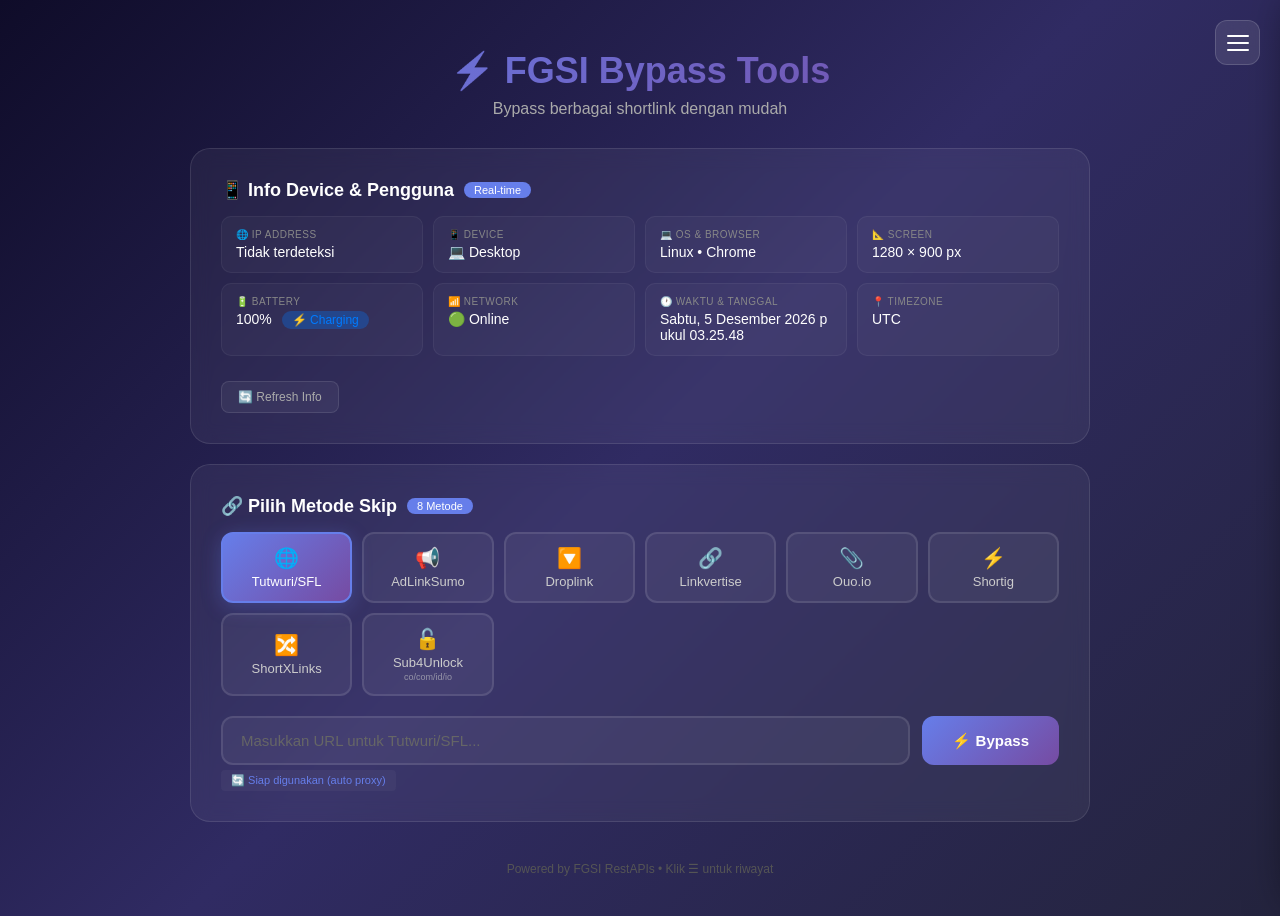
<file: bypas.html>
<!DOCTYPE html>
<html lang="id">
<head>
    <meta charset="UTF-8">
    <meta name="viewport" content="width=device-width, initial-scale=1.0">
    <title>FGSI Bypass Tools</title>
    <style>
        * {
            margin: 0;
            padding: 0;
            box-sizing: border-box;
        }

        body {
            font-family: -apple-system, BlinkMacSystemFont, 'Segoe UI', Roboto, Oxygen, Ubuntu, sans-serif;
            background: linear-gradient(135deg, #0f0c29, #302b63, #24243e);
            min-height: 100vh;
            padding: 20px;
        }

        .container {
            max-width: 900px;
            margin: 0 auto;
        }

        /* ========== HEADER ========== */
        .header {
            text-align: center;
            color: white;
            padding: 30px 0;
            position: relative;
        }

        .header h1 {
            font-size: 36px;
            background: linear-gradient(135deg, #667eea, #764ba2);
            -webkit-background-clip: text;
            -webkit-text-fill-color: transparent;
        }

        .header p {
            color: #aaa;
            margin-top: 8px;
        }

        /* Hamburger Menu */
        .hamburger {
            position: fixed;
            top: 20px;
            right: 20px;
            width: 45px;
            height: 45px;
            background: rgba(255, 255, 255, 0.1);
            backdrop-filter: blur(10px);
            border: 1px solid rgba(255, 255, 255, 0.15);
            border-radius: 12px;
            cursor: pointer;
            display: flex;
            flex-direction: column;
            justify-content: center;
            align-items: center;
            gap: 5px;
            z-index: 1001;
            transition: all 0.3s;
        }

        .hamburger:hover {
            background: rgba(102, 126, 234, 0.3);
            border-color: #667eea;
        }

        .hamburger span {
            display: block;
            width: 22px;
            height: 2px;
            background: white;
            border-radius: 2px;
            transition: all 0.3s;
        }

        .hamburger.active span:nth-child(1) {
            transform: rotate(45deg) translate(5px, 5px);
        }

        .hamburger.active span:nth-child(2) {
            opacity: 0;
        }

        .hamburger.active span:nth-child(3) {
            transform: rotate(-45deg) translate(5px, -5px);
        }

        /* ========== SIDEBAR HISTORY ========== */
        .sidebar-overlay {
            position: fixed;
            top: 0;
            left: 0;
            width: 100%;
            height: 100%;
            background: rgba(0, 0, 0, 0.5);
            backdrop-filter: blur(4px);
            z-index: 999;
            opacity: 0;
            visibility: hidden;
            transition: all 0.3s;
        }

        .sidebar-overlay.active {
            opacity: 1;
            visibility: visible;
        }

        .sidebar {
            position: fixed;
            top: 0;
            right: -400px;
            width: 380px;
            max-width: 90vw;
            height: 100vh;
            background: linear-gradient(135deg, #1a1a2e, #16213e);
            border-left: 1px solid rgba(255, 255, 255, 0.1);
            z-index: 1000;
            transition: right 0.35s cubic-bezier(0.4, 0, 0.2, 1);
            display: flex;
            flex-direction: column;
            box-shadow: -10px 0 40px rgba(0, 0, 0, 0.5);
        }

        .sidebar.active {
            right: 0;
        }

        .sidebar-header {
            padding: 24px 20px 16px;
            border-bottom: 1px solid rgba(255, 255, 255, 0.08);
            display: flex;
            justify-content: space-between;
            align-items: center;
        }

        .sidebar-header h2 {
            color: white;
            font-size: 18px;
            display: flex;
            align-items: center;
            gap: 8px;
        }

        .sidebar-header .count {
            background: #667eea;
            color: white;
            font-size: 11px;
            padding: 2px 10px;
            border-radius: 12px;
            font-weight: 600;
        }

        .sidebar-clear {
            padding: 6px 14px;
            background: rgba(255, 0, 0, 0.15);
            color: #ff6b6b;
            border: 1px solid rgba(255, 0, 0, 0.2);
            border-radius: 8px;
            cursor: pointer;
            font-size: 11px;
            transition: all 0.2s;
        }

        .sidebar-clear:hover {
            background: rgba(255, 0, 0, 0.3);
        }

        .sidebar-body {
            flex: 1;
            overflow-y: auto;
            padding: 12px;
        }

        .history-item {
            background: rgba(255, 255, 255, 0.04);
            border: 1px solid rgba(255, 255, 255, 0.06);
            border-radius: 12px;
            padding: 14px;
            margin-bottom: 10px;
            transition: all 0.25s;
            position: relative;
        }

        .history-item:hover {
            background: rgba(102, 126, 234, 0.1);
            border-color: rgba(102, 126, 234, 0.3);
            transform: translateX(-3px);
        }

        .history-item-top {
            display: flex;
            justify-content: space-between;
            align-items: center;
            margin-bottom: 8px;
            gap: 8px;
        }

        .history-item-service {
            background: rgba(102, 126, 234, 0.25);
            color: #8b9ef5;
            padding: 2px 10px;
            border-radius: 10px;
            font-size: 10px;
            font-weight: 600;
            white-space: nowrap;
        }

        .history-item-time {
            color: #666;
            font-size: 10px;
            white-space: nowrap;
        }

        .history-item-url {
            color: #ccc;
            font-size: 12px;
            word-break: break-all;
            line-height: 1.5;
            margin-bottom: 10px;
        }

        .history-item-url a {
            color: #8b9ef5;
            text-decoration: none;
        }

        .history-item-url a:hover {
            text-decoration: underline;
        }

        .history-item-actions {
            display: flex;
            gap: 6px;
            flex-wrap: wrap;
        }

        .history-item-actions button,
        .history-item-actions a {
            padding: 5px 12px;
            background: rgba(255, 255, 255, 0.06);
            border: 1px solid rgba(255, 255, 255, 0.1);
            border-radius: 6px;
            color: #aaa;
            cursor: pointer;
            font-size: 11px;
            text-decoration: none;
            transition: all 0.2s;
        }

        .history-item-actions button:hover,
        .history-item-actions a:hover {
            background: rgba(102, 126, 234, 0.3);
            color: white;
            border-color: #667eea;
        }

        .history-item-delete {
            position: absolute;
            top: 10px;
            right: 10px;
            background: none;
            border: none;
            color: #ff6b6b;
            cursor: pointer;
            font-size: 16px;
            opacity: 0;
            transition: opacity 0.2s;
            width: 24px;
            height: 24px;
            display: flex;
            align-items: center;
            justify-content: center;
            border-radius: 6px;
        }

        .history-item:hover .history-item-delete {
            opacity: 1;
        }

        .history-item-delete:hover {
            background: rgba(255, 0, 0, 0.2);
        }

        .sidebar-empty {
            color: #555;
            text-align: center;
            padding: 60px 20px;
            font-size: 14px;
        }

        .sidebar-empty .icon {
            font-size: 48px;
            display: block;
            margin-bottom: 15px;
            opacity: 0.3;
        }

        .sidebar-footer {
            padding: 15px 20px;
            border-top: 1px solid rgba(255, 255, 255, 0.08);
            text-align: center;
            color: #555;
            font-size: 11px;
        }

        /* ========== CARD ========== */
        .card {
            background: rgba(255, 255, 255, 0.05);
            backdrop-filter: blur(10px);
            border-radius: 20px;
            padding: 30px;
            margin-bottom: 20px;
            border: 1px solid rgba(255, 255, 255, 0.1);
        }

        .card-title {
            color: white;
            font-size: 18px;
            font-weight: 600;
            margin-bottom: 15px;
            display: flex;
            align-items: center;
            gap: 10px;
        }

        .card-title .badge {
            background: #667eea;
            color: white;
            font-size: 11px;
            padding: 2px 10px;
            border-radius: 12px;
            font-weight: 500;
        }

        /* ========== SERVICE GRID ========== */
        .service-grid {
            display: grid;
            grid-template-columns: repeat(auto-fill, minmax(130px, 1fr));
            gap: 10px;
            margin-bottom: 20px;
        }

        .service-btn {
            padding: 12px 10px;
            background: rgba(255, 255, 255, 0.05);
            border: 2px solid rgba(255, 255, 255, 0.1);
            border-radius: 12px;
            color: #ccc;
            cursor: pointer;
            transition: all 0.3s;
            font-size: 13px;
            font-weight: 500;
            text-align: center;
        }

        .service-btn:hover {
            background: rgba(102, 126, 234, 0.2);
            border-color: #667eea;
            transform: translateY(-2px);
        }

        .service-btn.active {
            background: linear-gradient(135deg, #667eea, #764ba2);
            border-color: #667eea;
            color: white;
            box-shadow: 0 4px 20px rgba(102, 126, 234, 0.3);
        }

        .service-btn .icon {
            display: block;
            font-size: 20px;
            margin-bottom: 4px;
        }

        .service-btn .sub {
            font-size: 9px;
            opacity: 0.6;
            display: block;
            margin-top: 2px;
        }

        /* ========== INPUT ========== */
        .input-group {
            display: flex;
            gap: 12px;
            margin-top: 10px;
        }

        .input-field {
            flex: 1;
            padding: 14px 18px;
            background: rgba(255, 255, 255, 0.05);
            border: 2px solid rgba(255, 255, 255, 0.1);
            border-radius: 12px;
            color: white;
            font-size: 15px;
            transition: border-color 0.3s;
        }

        .input-field::placeholder {
            color: #666;
        }

        .input-field:focus {
            outline: none;
            border-color: #667eea;
        }

        .btn-primary {
            padding: 14px 30px;
            background: linear-gradient(135deg, #667eea, #764ba2);
            color: white;
            border: none;
            border-radius: 12px;
            font-size: 15px;
            font-weight: 600;
            cursor: pointer;
            transition: all 0.3s;
            white-space: nowrap;
        }

        .btn-primary:hover {
            transform: scale(1.05);
            box-shadow: 0 4px 20px rgba(102, 126, 234, 0.4);
        }

        .btn-primary:disabled {
            opacity: 0.5;
            cursor: not-allowed;
            transform: none;
        }

        .btn-secondary {
            padding: 8px 18px;
            background: rgba(255, 255, 255, 0.1);
            color: white;
            border: 1px solid rgba(255, 255, 255, 0.2);
            border-radius: 8px;
            cursor: pointer;
            font-size: 13px;
            transition: all 0.2s;
            text-decoration: none;
            display: inline-block;
        }

        .btn-secondary:hover {
            background: rgba(255, 255, 255, 0.2);
        }

        .btn-success {
            background: #28a745;
            border-color: #28a745;
        }

        .btn-success:hover {
            background: #218838;
        }

        .btn-original {
            background: #6c757d;
            border-color: #6c757d;
        }

        .btn-original:hover {
            background: #5a6268;
        }

        /* ========== RESULT ========== */
        #resultArea {
            margin-top: 20px;
            display: none;
        }

        .result-card {
            background: rgba(255, 255, 255, 0.05);
            border-radius: 12px;
            padding: 20px;
            border-left: 4px solid #28a745;
        }

        .result-header {
            display: flex;
            justify-content: space-between;
            align-items: center;
            margin-bottom: 12px;
            color: white;
        }

        .result-content {
            word-break: break-all;
            color: #ddd;
            font-size: 14px;
            margin-bottom: 15px;
            padding: 12px;
            background: rgba(0, 0, 0, 0.3);
            border-radius: 8px;
            font-family: monospace;
            max-height: 300px;
            overflow-y: auto;
        }

        .result-actions {
            display: flex;
            gap: 10px;
            flex-wrap: wrap;
        }

        .result-warning {
            border-left-color: #ffc107;
        }

        .result-error {
            border-left-color: #dc3545;
        }

        .result-error .result-header span {
            color: #dc3545;
        }

        /* ========== LOADING ========== */
        #loading {
            display: none;
            text-align: center;
            padding: 30px 0;
        }

        .spinner {
            width: 40px;
            height: 40px;
            border: 4px solid rgba(255, 255, 255, 0.1);
            border-top: 4px solid #667eea;
            border-radius: 50%;
            animation: spin 1s linear infinite;
            margin: 0 auto 15px;
        }

        @keyframes spin {
            0% { transform: rotate(0deg); }
            100% { transform: rotate(360deg); }
        }

        #loading p {
            color: #aaa;
        }

        /* ========== AUTO DETECT ========== */
        .auto-detect {
            color: #667eea;
            font-size: 12px;
            margin-top: 8px;
            padding: 8px 14px;
            background: rgba(102, 126, 234, 0.1);
            border-radius: 8px;
            display: none;
        }

        .debug-info {
            color: #666;
            font-size: 11px;
            margin-top: 10px;
            padding: 8px 12px;
            background: rgba(0, 0, 0, 0.2);
            border-radius: 6px;
            word-break: break-all;
            display: none;
            max-height: 200px;
            overflow-y: auto;
        }

        .social-actions {
            margin-top: 10px;
            padding: 10px 12px;
            background: rgba(255, 255, 255, 0.05);
            border-radius: 8px;
            border: 1px solid rgba(255, 255, 255, 0.05);
            display: none;
        }

        .social-actions h4 {
            color: #aaa;
            font-size: 12px;
            margin-bottom: 8px;
        }

        .social-actions a {
            color: #667eea;
            text-decoration: none;
            font-size: 13px;
            display: inline-block;
            padding: 4px 12px;
            background: rgba(102, 126, 234, 0.15);
            border-radius: 6px;
            margin: 2px 4px 2px 0;
        }

        .social-actions a:hover {
            background: rgba(102, 126, 234, 0.3);
        }

        /* ========== DEVICE INFO ========== */
        .device-info-grid {
            display: grid;
            grid-template-columns: repeat(auto-fill, minmax(200px, 1fr));
            gap: 10px;
            margin: 15px 0;
        }

        .device-info-item {
            background: rgba(255, 255, 255, 0.03);
            border: 1px solid rgba(255, 255, 255, 0.05);
            border-radius: 10px;
            padding: 12px 14px;
        }

        .device-info-item .label {
            color: #888;
            font-size: 10px;
            text-transform: uppercase;
            letter-spacing: 0.5px;
        }

        .device-info-item .value {
            color: #fff;
            font-size: 14px;
            font-weight: 500;
            margin-top: 4px;
            word-break: break-all;
        }

        .device-info-item .value .battery-level {
            display: inline-block;
            padding: 2px 10px;
            border-radius: 12px;
            font-size: 12px;
            margin-left: 6px;
        }

        .battery-high {
            background: rgba(40, 167, 69, 0.3);
            color: #28a745;
        }

        .battery-medium {
            background: rgba(255, 193, 7, 0.3);
            color: #ffc107;
        }

        .battery-low {
            background: rgba(220, 53, 69, 0.3);
            color: #dc3545;
        }

        .battery-charging {
            background: rgba(0, 123, 255, 0.3);
            color: #007bff;
        }

        .device-info-refresh {
            padding: 8px 16px;
            background: rgba(255, 255, 255, 0.05);
            border: 1px solid rgba(255, 255, 255, 0.1);
            border-radius: 8px;
            color: #aaa;
            cursor: pointer;
            font-size: 12px;
            transition: all 0.3s;
            margin-top: 10px;
        }

        .device-info-refresh:hover {
            background: rgba(102, 126, 234, 0.2);
            border-color: #667eea;
            color: white;
        }

        .device-info-ip {
            color: #667eea;
            font-weight: 600;
        }

        .proxy-status {
            font-size: 11px;
            color: #888;
            margin-top: 5px;
            padding: 4px 10px;
            background: rgba(255, 255, 255, 0.03);
            border-radius: 4px;
            display: inline-block;
        }

        /* ========== POPUP IKLAN ========== */
        .ad-popup {
            position: fixed;
            bottom: -500px;
            left: 50%;
            transform: translateX(-50%);
            width: 90%;
            max-width: 450px;
            background: linear-gradient(135deg, #1a1a2e, #16213e);
            border: 1px solid rgba(102, 126, 234, 0.4);
            border-radius: 16px;
            padding: 20px;
            z-index: 998;
            box-shadow: 0 -10px 50px rgba(0, 0, 0, 0.6);
            transition: bottom 0.5s cubic-bezier(0.4, 0, 0.2, 1);
        }

        .ad-popup.show {
            bottom: 20px;
        }

        .ad-popup-close {
            position: absolute;
            top: 10px;
            right: 12px;
            background: rgba(255, 255, 255, 0.1);
            border: none;
            color: #aaa;
            width: 28px;
            height: 28px;
            border-radius: 50%;
            cursor: pointer;
            font-size: 16px;
            display: flex;
            align-items: center;
            justify-content: center;
            transition: all 0.2s;
        }

        .ad-popup-close:hover {
            background: rgba(255, 0, 0, 0.3);
            color: white;
        }

        .ad-popup-badge {
            display: inline-block;
            background: rgba(102, 126, 234, 0.2);
            color: #8b9ef5;
            font-size: 10px;
            padding: 2px 10px;
            border-radius: 10px;
            margin-bottom: 10px;
            font-weight: 600;
        }

        .ad-popup-title {
            color: white;
            font-size: 16px;
            font-weight: 600;
            margin-bottom: 8px;
        }

        .ad-popup-desc {
            color: #aaa;
            font-size: 13px;
            line-height: 1.5;
            margin-bottom: 15px;
        }

        .ad-popup-btn {
            display: block;
            width: 100%;
            padding: 12px;
            background: linear-gradient(135deg, #667eea, #764ba2);
            color: white;
            text-decoration: none;
            text-align: center;
            border-radius: 10px;
            font-weight: 600;
            font-size: 14px;
            transition: all 0.3s;
            border: none;
            cursor: pointer;
        }

        .ad-popup-btn:hover {
            transform: scale(1.02);
            box-shadow: 0 4px 20px rgba(102, 126, 234, 0.4);
        }

        /* ========== SCROLLBAR ========== */
        ::-webkit-scrollbar {
            width: 6px;
        }

        ::-webkit-scrollbar-track {
            background: rgba(255, 255, 255, 0.05);
            border-radius: 10px;
        }

        ::-webkit-scrollbar-thumb {
            background: #667eea;
            border-radius: 10px;
        }

        /* ========== RESPONSIVE ========== */
        @media (max-width: 768px) {
            .card {
                padding: 20px;
            }

            .service-grid {
                grid-template-columns: repeat(auto-fill, minmax(100px, 1fr));
            }

            .input-group {
                flex-direction: column;
            }

            .btn-primary {
                width: 100%;
                justify-content: center;
            }

            .header h1 {
                font-size: 28px;
            }

            .device-info-grid {
                grid-template-columns: 1fr 1fr;
            }

            .hamburger {
                top: 15px;
                right: 15px;
                width: 40px;
                height: 40px;
            }

            .sidebar {
                width: 100vw;
                max-width: 100vw;
            }
        }

        @media (max-width: 480px) {
            .service-grid {
                grid-template-columns: repeat(3, 1fr);
            }

            .service-btn {
                font-size: 11px;
                padding: 10px 6px;
            }

            .service-btn .icon {
                font-size: 16px;
            }

            .device-info-grid {
                grid-template-columns: 1fr;
            }

            .ad-popup {
                width: 95%;
            }
        }
    </style>
</head>
<body>
    <!-- ========== HAMBURGER MENU ========== -->
    <div class="hamburger" id="hamburgerBtn" title="Riwayat Bypass">
        <span></span>
        <span></span>
        <span></span>
    </div>

    <!-- ========== SIDEBAR OVERLAY ========== -->
    <div class="sidebar-overlay" id="sidebarOverlay"></div>

    <!-- ========== SIDEBAR HISTORY ========== -->
    <div class="sidebar" id="sidebar">
        <div class="sidebar-header">
            <h2>📜 Riwayat <span class="count" id="historyCount">0</span></h2>
            <button class="sidebar-clear" id="clearHistoryBtn">🗑️ Hapus</button>
        </div>
        <div class="sidebar-body" id="sidebarBody">
            <div class="sidebar-empty">
                <span class="icon">📭</span>
                Belum ada riwayat bypass
            </div>
        </div>
        <div class="sidebar-footer">
            Data tersimpan di browser kamu
        </div>
    </div>

    <!-- ========== POPUP IKLAN ========== -->
    <div class="ad-popup" id="adPopup">
        <button class="ad-popup-close" id="adCloseBtn">×</button>
        <span class="ad-popup-badge">📢 Sponsors</span>
        <div class="ad-popup-title">Dukung Kami!</div>
        <div class="ad-popup-desc">
            Website ini gratis. Klik iklan di bawah untuk mendukung pengembangan fitur baru. Terima kasih! 🙏
        </div>
        <a href="https://www.effectivegatecpm.com/gb9n8yf3?key=YOUR_KEY_HERE" target="_blank" class="ad-popup-btn" id="adBtn">
            🎁 Lihat Penawaran
        </a>
    </div>

    <!-- ========== MAIN CONTAINER ========== -->
    <div class="container">
        <div class="header">
            <h1>⚡ FGSI Bypass Tools</h1>
            <p>Bypass berbagai shortlink dengan mudah</p>
        </div>

        <!-- DEVICE INFO CARD -->
        <div class="card">
            <div class="card-title">
                📱 Info Device & Pengguna
                <span class="badge">Real-time</span>
            </div>

            <div class="device-info-grid" id="deviceInfoGrid">
                <div class="device-info-item">
                    <div class="label">🌐 IP Address</div>
                    <div class="value" id="deviceIp">Loading...</div>
                </div>
                <div class="device-info-item">
                    <div class="label">📱 Device</div>
                    <div class="value" id="deviceName">Loading...</div>
                </div>
                <div class="device-info-item">
                    <div class="label">💻 OS & Browser</div>
                    <div class="value" id="deviceOsBrowser">Loading...</div>
                </div>
                <div class="device-info-item">
                    <div class="label">📐 Screen</div>
                    <div class="value" id="deviceScreen">Loading...</div>
                </div>
                <div class="device-info-item">
                    <div class="label">🔋 Battery</div>
                    <div class="value" id="deviceBattery">Loading...</div>
                </div>
                <div class="device-info-item">
                    <div class="label">📶 Network</div>
                    <div class="value" id="deviceNetwork">Loading...</div>
                </div>
                <div class="device-info-item">
                    <div class="label">🕐 Waktu & Tanggal</div>
                    <div class="value" id="deviceTime">Loading...</div>
                </div>
                <div class="device-info-item">
                    <div class="label">📍 Timezone</div>
                    <div class="value" id="deviceTimezone">Loading...</div>
                </div>
            </div>

            <button class="device-info-refresh" id="refreshDeviceInfo">🔄 Refresh Info</button>
        </div>

        <!-- BYPASS CARD -->
        <div class="card">
            <div class="card-title">
                🔗 Pilih Metode Skip
                <span class="badge">8 Metode</span>
            </div>

            <div class="service-grid" id="serviceGrid">
                <button class="service-btn active" data-service="tutwuri">
                    <span class="icon">🌐</span>
                    Tutwuri/SFL
                </button>
                <button class="service-btn" data-service="adlinksumo">
                    <span class="icon">📢</span>
                    AdLinkSumo
                </button>
                <button class="service-btn" data-service="droplink">
                    <span class="icon">🔽</span>
                    Droplink
                </button>
                <button class="service-btn" data-service="linkvertise">
                    <span class="icon">🔗</span>
                    Linkvertise
                </button>
                <button class="service-btn" data-service="ouo">
                    <span class="icon">📎</span>
                    Ouo.io
                </button>
                <button class="service-btn" data-service="shortig">
                    <span class="icon">⚡</span>
                    Shortig
                </button>
                <button class="service-btn" data-service="shortxlinks">
                    <span class="icon">🔀</span>
                    ShortXLinks
                </button>
                <button class="service-btn" data-service="sub4unlock">
                    <span class="icon">🔓</span>
                    Sub4Unlock
                    <span class="sub">co/com/id/io</span>
                </button>
            </div>

            <div class="input-group">
                <input type="url" id="urlInput" placeholder="Masukkan URL target (contoh: https://sfl.gl/xxxxx)" class="input-field">
                <button id="bypassBtn" class="btn-primary">⚡ Bypass</button>
            </div>

            <div id="autoDetect" class="auto-detect">
                🔍 Mendeteksi metode otomatis: <span id="detectedService"></span>
            </div>

            <div id="proxyStatus" class="proxy-status"></div>

            <div id="loading">
                <div class="spinner"></div>
                <p>Memproses bypass...</p>
            </div>

            <div id="resultArea">
                <div class="result-card">
                    <div class="result-header">
                        <span id="resultTitle">✅ Hasil Bypass</span>
                        <span id="resultService" style="font-size:12px;color:#667eea;"></span>
                    </div>
                    <div id="resultContent" class="result-content"></div>
                    <div id="socialActions" class="social-actions">
                        <h4>📢 Social Actions</h4>
                        <div id="socialActionsList"></div>
                    </div>
                    <div class="result-actions">
                        <button id="copyBtn" class="btn-secondary">📋 Copy</button>
                        <a id="resultLink" href="#" target="_blank" class="btn-secondary btn-success">🌍 Buka Link</a>
                        <button id="showOriginalBtn" class="btn-secondary btn-original" style="display:none;">📄 Lihat Original</button>
                    </div>
                    <div id="originalUrlDisplay" style="display:none;margin-top:10px;padding:10px;background:rgba(0,0,0,0.3);border-radius:8px;color:#888;font-size:12px;word-break:break-all;">
                        <strong>URL Original:</strong> <span id="originalUrlText"></span>
                    </div>
                    <div id="debugInfo" class="debug-info"></div>
                </div>
            </div>
        </div>

        <div style="text-align:center;color:#555;font-size:12px;padding:20px 0;">
            Powered by FGSI RestAPIs • Klik ☰ untuk riwayat
        </div>
    </div>

    <script>
        // ============================================================
        // KONFIGURASI API
        // ============================================================
        const API_CONFIG = {
            tutwuri: { name: 'Tutwuri/SFL', endpoint: 'https://fgsi.dpdns.org/api/tools/skip/tutwuri', apikey: 'fgsiapi-19ddf32a-6d', domains: ['sfl.gl', 'tutwuri.com', 'tutwuri.id', 'sf1.gl'] },
            adlinksumo: { name: 'AdLinkSumo', endpoint: 'https://fgsi.dpdns.org/api/tools/skip/adlinksumo', apikey: 'fgsiapi-19ddf32a-6d', domains: ['adlinksumo.com', 'kalimbachords.net'] },
            droplink: { name: 'Droplink', endpoint: 'https://fgsi.dpdns.org/api/tools/skip/droplink', apikey: 'fgsiapi-19ddf32a-6d', domains: ['droplink.co'] },
            linkvertise: { name: 'Linkvertise', endpoint: 'https://fgsi.dpdns.org/api/tools/skip/linkvertise', apikey: 'fgsiapi-19ddf32a-6d', domains: ['linkvertise.com'] },
            ouo: { name: 'Ouo.io', endpoint: 'https://fgsi.dpdns.org/api/tools/skip/ouo', apikey: 'fgsiapi-19ddf32a-6d', domains: ['ouo.io'] },
            shortig: { name: 'Shortig', endpoint: 'https://fgsi.dpdns.org/api/tools/skip/shortig', apikey: 'fgsiapi-19ddf32a-6d', domains: ['shortig.com'] },
            shortxlinks: { name: 'ShortXLinks', endpoint: 'https://fgsi.dpdns.org/api/tools/skip/shortxlinks', apikey: 'fgsiapi-19ddf32a-6d', domains: ['shortxlinks.in'] },
            sub4unlock: { name: 'Sub4Unlock', endpoint: 'https://fgsi.dpdns.org/api/tools/skip/sub4unlock', apikey: 'fgsiapi-19ddf32a-6d', domains: ['sub4unlock.com', 'sub4unlock.co', 'sub4unlock.id', 'sub4unlock.io'] }
        };

        // ============================================================
        // CORS PROXY LIST
        // ============================================================
        const CORS_PROXIES = [
            { name: 'corsproxy.io', url: 'https://corsproxy.io/?url=' },
            { name: 'api.allorigins.win', url: 'https://api.allorigins.win/raw?url=' },
            { name: 'cors.lol', url: 'https://api.cors.lol/?url=' },
            { name: 'thingproxy', url: 'https://thingproxy.freeboard.io/fetch/' }
        ];

        let activeProxyIndex = 0;

        // ============================================================
        // STATE
        // ============================================================
        let currentService = 'tutwuri';
        let history = JSON.parse(localStorage.getItem('fgsi_history') || '[]');
        let lastOriginalUrl = '';
        let lastRawResponse = '';

        // ============================================================
        // DOM ELEMENTS
        // ============================================================
        const urlInput = document.getElementById('urlInput');
        const bypassBtn = document.getElementById('bypassBtn');
        const resultArea = document.getElementById('resultArea');
        const resultContent = document.getElementById('resultContent');
        const resultLink = document.getElementById('resultLink');
        const resultTitle = document.getElementById('resultTitle');
        const resultService = document.getElementById('resultService');
        const copyBtn = document.getElementById('copyBtn');
        const loading = document.getElementById('loading');
        const showOriginalBtn = document.getElementById('showOriginalBtn');
        const originalUrlDisplay = document.getElementById('originalUrlDisplay');
        const originalUrlText = document.getElementById('originalUrlText');
        const autoDetect = document.getElementById('autoDetect');
        const detectedService = document.getElementById('detectedService');
        const debugInfo = document.getElementById('debugInfo');
        const socialActions = document.getElementById('socialActions');
        const socialActionsList = document.getElementById('socialActionsList');
        const refreshDeviceBtn = document.getElementById('refreshDeviceInfo');
        const proxyStatus = document.getElementById('proxyStatus');

        // Sidebar
        const hamburgerBtn = document.getElementById('hamburgerBtn');
        const sidebar = document.getElementById('sidebar');
        const sidebarOverlay = document.getElementById('sidebarOverlay');
        const sidebarBody = document.getElementById('sidebarBody');
        const historyCount = document.getElementById('historyCount');
        const clearHistoryBtn = document.getElementById('clearHistoryBtn');

        // Ad popup
        const adPopup = document.getElementById('adPopup');
        const adCloseBtn = document.getElementById('adCloseBtn');
        const adBtn = document.getElementById('adBtn');

        // ============================================================
        // SIDEBAR TOGGLE
        // ============================================================
        function openSidebar() {
            sidebar.classList.add('active');
            sidebarOverlay.classList.add('active');
            hamburgerBtn.classList.add('active');
            renderSidebarHistory();
        }

        function closeSidebar() {
            sidebar.classList.remove('active');
            sidebarOverlay.classList.remove('active');
            hamburgerBtn.classList.remove('active');
        }

        hamburgerBtn.addEventListener('click', function() {
            if (sidebar.classList.contains('active')) {
                closeSidebar();
            } else {
                openSidebar();
            }
        });

        sidebarOverlay.addEventListener('click', closeSidebar);

        // ============================================================
        // RENDER SIDEBAR HISTORY
        // ============================================================
        function renderSidebarHistory() {
            historyCount.textContent = history.length;
            
            if (history.length === 0) {
                sidebarBody.innerHTML = `
                    <div class="sidebar-empty">
                        <span class="icon">📭</span>
                        Belum ada riwayat bypass
                    </div>
                `;
                return;
            }

            sidebarBody.innerHTML = '';
            
            history.forEach((item, index) => {
                const div = document.createElement('div');
                div.className = 'history-item';
                
                const shortLink = item.short && item.short !== '#' ? item.short : '#';
                const displayUrl = item.original.length > 60 
                    ? item.original.substring(0, 60) + '...' 
                    : item.original;
                
                div.innerHTML = `
                    <button class="history-item-delete" onclick="deleteHistory(${index})" title="Hapus">×</button>
                    <div class="history-item-top">
                        <span class="history-item-service">${item.service}</span>
                        <span class="history-item-time">${item.timestamp || ''}</span>
                    </div>
                    <div class="history-item-url">
                        <a href="${shortLink}" target="_blank" title="${item.original}">${displayUrl}</a>
                    </div>
                    <div class="history-item-actions">
                        <button onclick="copyHistory('${shortLink.replace(/'/g, "\\'")}')">📋 Copy</button>
                        <a href="${shortLink}" target="_blank">🌍 Buka</a>
                    </div>
                `;
                sidebarBody.appendChild(div);
            });
        }

        // ============================================================
        // COPY HISTORY
        // ============================================================
        window.copyHistory = function(text) {
            if (!text || text === '#') {
                alert('Tidak ada link untuk disalin!');
                return;
            }
            
            navigator.clipboard.writeText(text).then(() => {
                // Feedback visual
                const toast = document.createElement('div');
                toast.textContent = '✅ Link disalin!';
                toast.style.cssText = `
                    position: fixed;
                    bottom: 30px;
                    left: 50%;
                    transform: translateX(-50%);
                    background: #28a745;
                    color: white;
                    padding: 10px 24px;
                    border-radius: 10px;
                    font-size: 14px;
                    font-weight: 500;
                    z-index: 9999;
                    box-shadow: 0 4px 20px rgba(40, 167, 69, 0.4);
                    animation: slideUp 0.3s ease;
                `;
                document.body.appendChild(toast);
                setTimeout(() => toast.remove(), 2000);
            }).catch(() => {
                alert('Gagal menyalin link');
            });
        };

        // ============================================================
        // DELETE HISTORY
        // ============================================================
        window.deleteHistory = function(index) {
            history.splice(index, 1);
            localStorage.setItem('fgsi_history', JSON.stringify(history));
            renderSidebarHistory();
        };

        clearHistoryBtn.addEventListener('click', function() {
            if (history.length === 0) {
                alert('Riwayat sudah kosong!');
                return;
            }
            if (confirm('⚠️ Yakin ingin menghapus semua riwayat?')) {
                history = [];
                localStorage.setItem('fgsi_history', JSON.stringify(history));
                renderSidebarHistory();
            }
        });

        // ============================================================
        // FETCH WITH PROXY FALLBACK
        // ============================================================
        async function fetchWithProxy(apiUrl) {
            try {
                const directRes = await fetch(apiUrl, { mode: 'cors' });
                if (directRes.ok) {
                    proxyStatus.textContent = '✅ Direct connection';
                    proxyStatus.style.color = '#28a745';
                    return directRes;
                }
            } catch (e) {
                console.log('Direct fetch failed, trying proxies...');
            }

            for (let i = 0; i < CORS_PROXIES.length; i++) {
                const idx = (activeProxyIndex + i) % CORS_PROXIES.length;
                const proxy = CORS_PROXIES[idx];
                const proxyUrl = proxy.url + encodeURIComponent(apiUrl);
                
                try {
                    console.log(`🔄 Trying proxy: ${proxy.name}`);
                    const res = await fetch(proxyUrl, { mode: 'cors' });
                    
                    if (res.ok) {
                        activeProxyIndex = idx;
                        proxyStatus.textContent = `✅ Connected via ${proxy.name}`;
                        proxyStatus.style.color = '#28a745';
                        return res;
                    }
                } catch (e) {
                    console.log(`❌ Proxy ${proxy.name} failed:`, e.message);
                }
            }

            proxyStatus.textContent = '❌ Semua proxy gagal';
            proxyStatus.style.color = '#dc3545';
            throw new Error('Tidak dapat terhubung ke server. Coba lagi nanti.');
        }

        // ============================================================
        // DEVICE INFO
        // ============================================================
        async function getDeviceInfo() {
            const info = {};

            try {
                const ipRes = await fetch('https://api.ipify.org?format=json');
                const ipData = await ipRes.json();
                info.ip = ipData.ip;
            } catch {
                info.ip = 'Tidak terdeteksi';
            }

            const ua = navigator.userAgent;
            if (/Mobi|Android|iPhone|iPad|iPod/i.test(ua)) {
                info.device = '📱 Mobile';
            } else if (/Tablet|iPad/i.test(ua)) {
                info.device = '📱 Tablet';
            } else {
                info.device = '💻 Desktop';
            }

            let os = 'Unknown';
            if (ua.includes('Windows')) os = 'Windows';
            else if (ua.includes('Mac')) os = 'macOS';
            else if (ua.includes('Linux')) os = 'Linux';
            else if (ua.includes('Android')) os = 'Android';
            else if (ua.includes('iOS') || ua.includes('iPhone') || ua.includes('iPad')) os = 'iOS';

            let browser = 'Unknown';
            if (ua.includes('Chrome') && !ua.includes('Edg')) browser = 'Chrome';
            else if (ua.includes('Firefox')) browser = 'Firefox';
            else if (ua.includes('Safari') && !ua.includes('Chrome')) browser = 'Safari';
            else if (ua.includes('Edg')) browser = 'Edge';
            else if (ua.includes('Opera')) browser = 'Opera';

            info.osBrowser = `${os} • ${browser}`;
            info.screen = `${window.screen.width} × ${window.screen.height} px`;

            if (navigator.getBattery) {
                try {
                    const battery = await navigator.getBattery();
                    const level = Math.round(battery.level * 100);
                    info.battery = `${level}%`;
                    info.batteryLevel = level;
                    info.batteryCharging = battery.charging;
                } catch {
                    info.battery = 'Tidak tersedia';
                    info.batteryLevel = -1;
                    info.batteryCharging = false;
                }
            } else {
                info.battery = 'Tidak didukung';
                info.batteryLevel = -1;
                info.batteryCharging = false;
            }

            info.network = navigator.onLine ? '🟢 Online' : '🔴 Offline';

            const now = new Date();
            info.time = now.toLocaleString('id-ID', {
                weekday: 'long', day: 'numeric', month: 'long', year: 'numeric',
                hour: '2-digit', minute: '2-digit', second: '2-digit'
            });

            info.timezone = Intl.DateTimeFormat().resolvedOptions().timeZone;

            return info;
        }

        function updateDeviceInfoUI(info) {
            document.getElementById('deviceIp').textContent = info.ip || 'Loading...';
            document.getElementById('deviceName').textContent = info.device || 'Loading...';
            document.getElementById('deviceOsBrowser').textContent = info.osBrowser || 'Loading...';
            document.getElementById('deviceScreen').textContent = info.screen || 'Loading...';
            document.getElementById('deviceNetwork').textContent = info.network || 'Loading...';
            document.getElementById('deviceTime').textContent = info.time || 'Loading...';
            document.getElementById('deviceTimezone').textContent = info.timezone || 'Loading...';

            const batteryEl = document.getElementById('deviceBattery');
            if (info.batteryLevel >= 0) {
                let statusClass = 'battery-medium';
                if (info.batteryLevel > 60) statusClass = 'battery-high';
                else if (info.batteryLevel < 30) statusClass = 'battery-low';
                if (info.batteryCharging) statusClass = 'battery-charging';
                
                batteryEl.innerHTML = `
                    ${info.battery}
                    <span class="battery-level ${statusClass}">${info.batteryCharging ? '⚡ Charging' : ''}</span>
                `;
            } else {
                batteryEl.textContent = info.battery || 'Tidak tersedia';
            }

            const ipEl = document.getElementById('deviceIp');
            if (info.ip && info.ip !== 'Tidak terdeteksi') {
                ipEl.className = 'value device-info-ip';
            }
        }

        async function loadDeviceInfo() {
            const info = await getDeviceInfo();
            updateDeviceInfoUI(info);
            return info;
        }

        // ============================================================
        // SERVICE SELECTOR
        // ============================================================
        document.querySelectorAll('.service-btn').forEach(btn => {
            btn.addEventListener('click', function() {
                document.querySelectorAll('.service-btn').forEach(b => b.classList.remove('active'));
                this.classList.add('active');
                currentService = this.dataset.service;
                urlInput.placeholder = `Masukkan URL untuk ${API_CONFIG[currentService].name}...`;
                resultArea.style.display = 'none';
                autoDetect.style.display = 'none';
            });
        });

        // ============================================================
        // AUTO DETECT DOMAIN
        // ============================================================
        function detectService(url) {
            try {
                const urlObj = new URL(url);
                const hostname = urlObj.hostname.toLowerCase();
                
                for (const [key, config] of Object.entries(API_CONFIG)) {
                    for (const domain of config.domains) {
                        if (hostname.includes(domain) || domain.includes(hostname)) {
                            return key;
                        }
                    }
                }
                return null;
            } catch {
                return null;
            }
        }

        urlInput.addEventListener('input', function() {
            const url = this.value.trim();
            if (url) {
                const detected = detectService(url);
                if (detected) {
                    autoDetect.style.display = 'block';
                    const isActive = detected === currentService;
                    detectedService.textContent = API_CONFIG[detected].name + (isActive ? ' ✅' : '');
                    detectedService.style.color = isActive ? '#28a745' : '#ffc107';
                } else {
                    autoDetect.style.display = 'none';
                }
            } else {
                autoDetect.style.display = 'none';
            }
        });

        // ============================================================
        // BYPASS FUNCTION
        // ============================================================
        async function bypassUrl() {
            const url = urlInput.value.trim();
            if (!url) {
                alert('⚠️ Silakan masukkan URL terlebih dahulu!');
                return;
            }

            try {
                new URL(url);
            } catch {
                alert('⚠️ URL tidak valid! Pastikan diawali dengan http:// atau https://');
                return;
            }

            const detected = detectService(url);
            let serviceToUse = currentService;
            if (detected && API_CONFIG[detected]) {
                serviceToUse = detected;
                document.querySelectorAll('.service-btn').forEach(b => {
                    b.classList.toggle('active', b.dataset.service === detected);
                });
            }

            loading.style.display = 'block';
            resultArea.style.display = 'none';
            bypassBtn.disabled = true;
            debugInfo.style.display = 'none';
            socialActions.style.display = 'none';
            proxyStatus.textContent = '';

            try {
                const config = API_CONFIG[serviceToUse];
                if (!config) throw new Error('Service tidak ditemukan');

                const apiUrl = `${config.endpoint}?apikey=${config.apikey}&url=${encodeURIComponent(url)}`;
                
                console.log(`📡 [${config.name}] Request ke:`, apiUrl);
                
                const response = await fetchWithProxy(apiUrl);
                const data = await response.json();
                console.log('📦 Response:', data);
                lastRawResponse = JSON.stringify(data, null, 2);

                if (data.status === false) {
                    throw new Error(data.message || data.data?.message || 'Gagal bypass link!');
                }

                displayResult(data, url, config.name);
                saveHistory(url, data, config.name);

            } catch (error) {
                console.error('❌ Error:', error);
                showError(error.message);
            } finally {
                loading.style.display = 'none';
                bypassBtn.disabled = false;
            }
        }

        // ============================================================
        // SHOW ERROR
        // ============================================================
        function showError(message) {
            resultArea.style.display = 'block';
            const card = document.querySelector('.result-card');
            card.classList.remove('result-warning');
            card.classList.add('result-error');
            
            resultTitle.textContent = '❌ Error';
            resultTitle.style.color = '#dc3545';
            resultService.textContent = '';
            resultContent.textContent = message;
            resultLink.style.display = 'none';
            showOriginalBtn.style.display = 'none';
            originalUrlDisplay.style.display = 'none';
            copyBtn.textContent = '📋 Copy Error';
            socialActions.style.display = 'none';
            
            setTimeout(() => {
                card.classList.remove('result-error');
                copyBtn.textContent = '📋 Copy';
                resultTitle.style.color = '#28a745';
            }, 5000);
        }

        // ============================================================
        // DISPLAY RESULT
        // ============================================================
        function displayResult(data, originalUrl, serviceName) {
            resultArea.style.display = 'block';
            const card = document.querySelector('.result-card');
            card.classList.remove('result-error', 'result-warning');
            
            let shortUrl = '#';
            let resultText = '';
            let originalLink = originalUrl;

            console.log('📦 Full Response:', JSON.stringify(data, null, 2));

            socialActions.style.display = 'none';
            socialActionsList.innerHTML = '';

            if (data && data.status === true) {
                if (data.data) {
                    const urlKeys = ['url', 'link', 'result', 'short_url', 'shortUrl', 'bypass', 'destination', 'target', 'location', 'linkGo'];
                    let found = false;
                    for (const key of urlKeys) {
                        if (data.data[key]) {
                            shortUrl = data.data[key];
                            resultText = data.data[key];
                            found = true;
                            break;
                        }
                    }
                    if (!found) {
                        if (typeof data.data === 'string' && data.data.startsWith('http')) {
                            shortUrl = data.data;
                            resultText = data.data;
                        } else {
                            const jsonStr = JSON.stringify(data.data, null, 2);
                            resultText = jsonStr;
                            shortUrl = '#';
                            
                            const linkGoMatch = jsonStr.match(/"linkGo":\s*"([^"]+)"/);
                            if (linkGoMatch && linkGoMatch[1]) {
                                shortUrl = linkGoMatch[1];
                                resultText = linkGoMatch[1];
                            }
                            
                            if (data.data.socialActions && Array.isArray(data.data.socialActions)) {
                                showSocialActions(data.data.socialActions);
                            }
                        }
                    } else {
                        if (data.data.socialActions && Array.isArray(data.data.socialActions)) {
                            showSocialActions(data.data.socialActions);
                        }
                    }
                    if (data.data.original) {
                        originalLink = data.data.original;
                    }
                } else if (data.linkGo) {
                    shortUrl = data.linkGo;
                    resultText = data.linkGo;
                } else if (data.url) {
                    shortUrl = data.url;
                    resultText = data.url;
                } else if (data.result) {
                    shortUrl = data.result;
                    resultText = data.result;
                } else {
                    resultText = JSON.stringify(data, null, 2);
                    shortUrl = '#';
                }
            } else if (typeof data === 'string') {
                resultText = data;
                shortUrl = data;
            } else if (data.linkGo) {
                shortUrl = data.linkGo;
                resultText = data.linkGo;
            } else if (data.short_url || data.shortUrl) {
                shortUrl = data.short_url || data.shortUrl;
                resultText = shortUrl;
            } else if (data.result) {
                resultText = data.result;
                shortUrl = data.result;
            } else if (data.url) {
                shortUrl = data.url;
                resultText = data.url;
            } else {
                resultText = JSON.stringify(data, null, 2);
                shortUrl = '#';
            }

            if (shortUrl && !shortUrl.startsWith('http') && shortUrl !== '#' && shortUrl !== '' && shortUrl !== 'null') {
                shortUrl = 'https://' + shortUrl;
            }

            const isValidUrl = shortUrl && shortUrl !== '#' && shortUrl !== '' && shortUrl !== 'null' && shortUrl.startsWith('http');
            
            if (!isValidUrl) {
                resultContent.textContent = '⚠️ Tidak ada URL hasil yang ditemukan.\n\nResponse:\n' + resultText;
                resultLink.style.display = 'none';
                resultTitle.textContent = '⚠️ Perlu Diperiksa';
                resultTitle.style.color = '#ffc107';
                card.classList.add('result-warning');
                
                debugInfo.textContent = 'Raw Response: ' + JSON.stringify(data, null, 2);
                debugInfo.style.display = 'block';
            } else {
                resultContent.textContent = resultText;
                resultLink.href = shortUrl;
                resultLink.target = '_blank';
                resultLink.style.display = 'inline-block';
                resultTitle.textContent = '✅ Hasil Bypass';
                resultTitle.style.color = '#28a745';
                debugInfo.style.display = 'none';
            }
            
            resultService.textContent = `via ${serviceName}`;
            
            if (originalLink && originalLink !== shortUrl && originalLink !== '#' && originalLink !== '') {
                showOriginalBtn.style.display = 'inline-block';
                originalUrlText.textContent = originalLink;
            } else {
                showOriginalBtn.style.display = 'none';
                originalUrlDisplay.style.display = 'none';
            }
        }

        // ============================================================
        // SHOW SOCIAL ACTIONS
        // ============================================================
        function showSocialActions(actions) {
            if (!actions || actions.length === 0) return;
            
            socialActions.style.display = 'block';
            socialActionsList.innerHTML = '';
            
            actions.forEach(action => {
                if (action.url) {
                    const icon = action.icon || '🔗';
                    const type = action.type || 'Link';
                    const a = document.createElement('a');
                    a.href = action.url;
                    a.target = '_blank';
                    a.textContent = `${icon} ${type}`;
                    socialActionsList.appendChild(a);
                }
            });
        }

        // ============================================================
        // SHOW ORIGINAL URL
        // ============================================================
        showOriginalBtn.addEventListener('click', function() {
            if (originalUrlDisplay.style.display === 'none') {
                originalUrlDisplay.style.display = 'block';
                showOriginalBtn.textContent = '🙈 Sembunyikan Original';
            } else {
                originalUrlDisplay.style.display = 'none';
                showOriginalBtn.textContent = '📄 Lihat Original';
            }
        });

        // ============================================================
        // SAVE HISTORY
        // ============================================================
        function saveHistory(originalUrl, data, serviceName) {
            let shortUrl = '#';
            
            if (data && data.status === true && data.data) {
                const urlKeys = ['url', 'link', 'result', 'short_url', 'shortUrl', 'bypass', 'destination', 'target', 'linkGo'];
                for (const key of urlKeys) {
                    if (data.data[key]) {
                        shortUrl = data.data[key];
                        break;
                    }
                }
                if (shortUrl === '#' && typeof data.data === 'string' && data.data.startsWith('http')) {
                    shortUrl = data.data;
                }
                if (shortUrl === '#') {
                    const jsonStr = JSON.stringify(data.data);
                    const match = jsonStr.match(/"linkGo":\s*"([^"]+)"/);
                    if (match && match[1]) {
                        shortUrl = match[1];
                    }
                }
            } else if (data && data.url) {
                shortUrl = data.url;
            } else if (typeof data === 'string') {
                shortUrl = data;
            } else if (data.short_url || data.shortUrl) {
                shortUrl = data.short_url || data.shortUrl;
            } else if (data.result) {
                shortUrl = data.result;
            } else if (data.url) {
                shortUrl = data.url;
            }

            if (shortUrl && !shortUrl.startsWith('http') && shortUrl !== '#' && shortUrl !== '') {
                shortUrl = 'https://' + shortUrl;
            }

            history.unshift({
                original: originalUrl,
                short: shortUrl,
                service: serviceName,
                timestamp: new Date().toLocaleString('id-ID')
            });

            if (history.length > 50) history = history.slice(0, 50);
            
            localStorage.setItem('fgsi_history', JSON.stringify(history));
            renderSidebarHistory();
        }

        // ============================================================
        // COPY RESULT
        // ============================================================
        copyBtn.addEventListener('click', function() {
            const text = resultContent.textContent;
            if (!text || text === '#') {
                alert('Tidak ada link untuk disalin!');
                return;
            }

            let cleanText = text;
            if (cleanText.includes('Response:')) {
                cleanText = cleanText.split('Response:')[1]?.trim() || cleanText;
            }

            navigator.clipboard.writeText(cleanText).then(() => {
                copyBtn.textContent = '✅ Copied!';
                setTimeout(() => copyBtn.textContent = '📋 Copy', 2000);
            }).catch(() => {
                const textarea = document.createElement('textarea');
                textarea.value = cleanText;
                document.body.appendChild(textarea);
                textarea.select();
                document.execCommand('copy');
                document.body.removeChild(textarea);
                copyBtn.textContent = '✅ Copied!';
                setTimeout(() => copyBtn.textContent = '📋 Copy', 2000);
            });
        });

        // ============================================================
        // EVENT LISTENERS
        // ============================================================
        urlInput.addEventListener('keypress', function(e) {
            if (e.key === 'Enter') bypassUrl();
        });

        bypassBtn.addEventListener('click', bypassUrl);

        refreshDeviceBtn.addEventListener('click', function() {
            this.textContent = '🔄 Memuat...';
            this.disabled = true;
            loadDeviceInfo().then(() => {
                this.textContent = '🔄 Refresh Info';
                this.disabled = false;
            });
        });

        // ============================================================
        // POPUP IKLAN
        // ============================================================
        function showAdPopup() {
            setTimeout(() => {
                adPopup.classList.add('show');
            }, 3000); // Muncul setelah 3 detik
        }

        adCloseBtn.addEventListener('click', function() {
            adPopup.classList.remove('show');
            // Simpan di localStorage biar ga muncul terus
            localStorage.setItem('ad_closed_' + new Date().toDateString(), 'true');
        });

        adBtn.addEventListener('click', function() {
            // Tutup popup setelah klik
            setTimeout(() => adPopup.classList.remove('show'), 500);
        });

        // Cek apakah user udah close ad hari ini
        function checkAdStatus() {
            const closedToday = localStorage.getItem('ad_closed_' + new Date().toDateString());
            if (!closedToday) {
                showAdPopup();
            }
        }

        // ============================================================
        // INIT
        // ============================================================
        renderSidebarHistory();
        urlInput.placeholder = `Masukkan URL untuk ${API_CONFIG.tutwuri.name}...`;
        loadDeviceInfo();
        proxyStatus.textContent = '🔄 Siap digunakan (auto proxy)';
        proxyStatus.style.color = '#667eea';
        checkAdStatus();

        // Animation untuk toast
        const style = document.createElement('style');
        style.textContent = `
            @keyframes slideUp {
                from { opacity: 0; transform: translateX(-50%) translateY(20px); }
                to { opacity: 1; transform: translateX(-50%) translateY(0); }
            }
        `;
        document.head.appendChild(style);

        console.log('🚀 FGSI Bypass Tools Loaded!');
        console.log(`📊 ${Object.keys(API_CONFIG).length} metode skip tersedia`);
        console.log(`📜 ${history.length} riwayat tersimpan`);
    </script>
</body>
</html>
</file>
